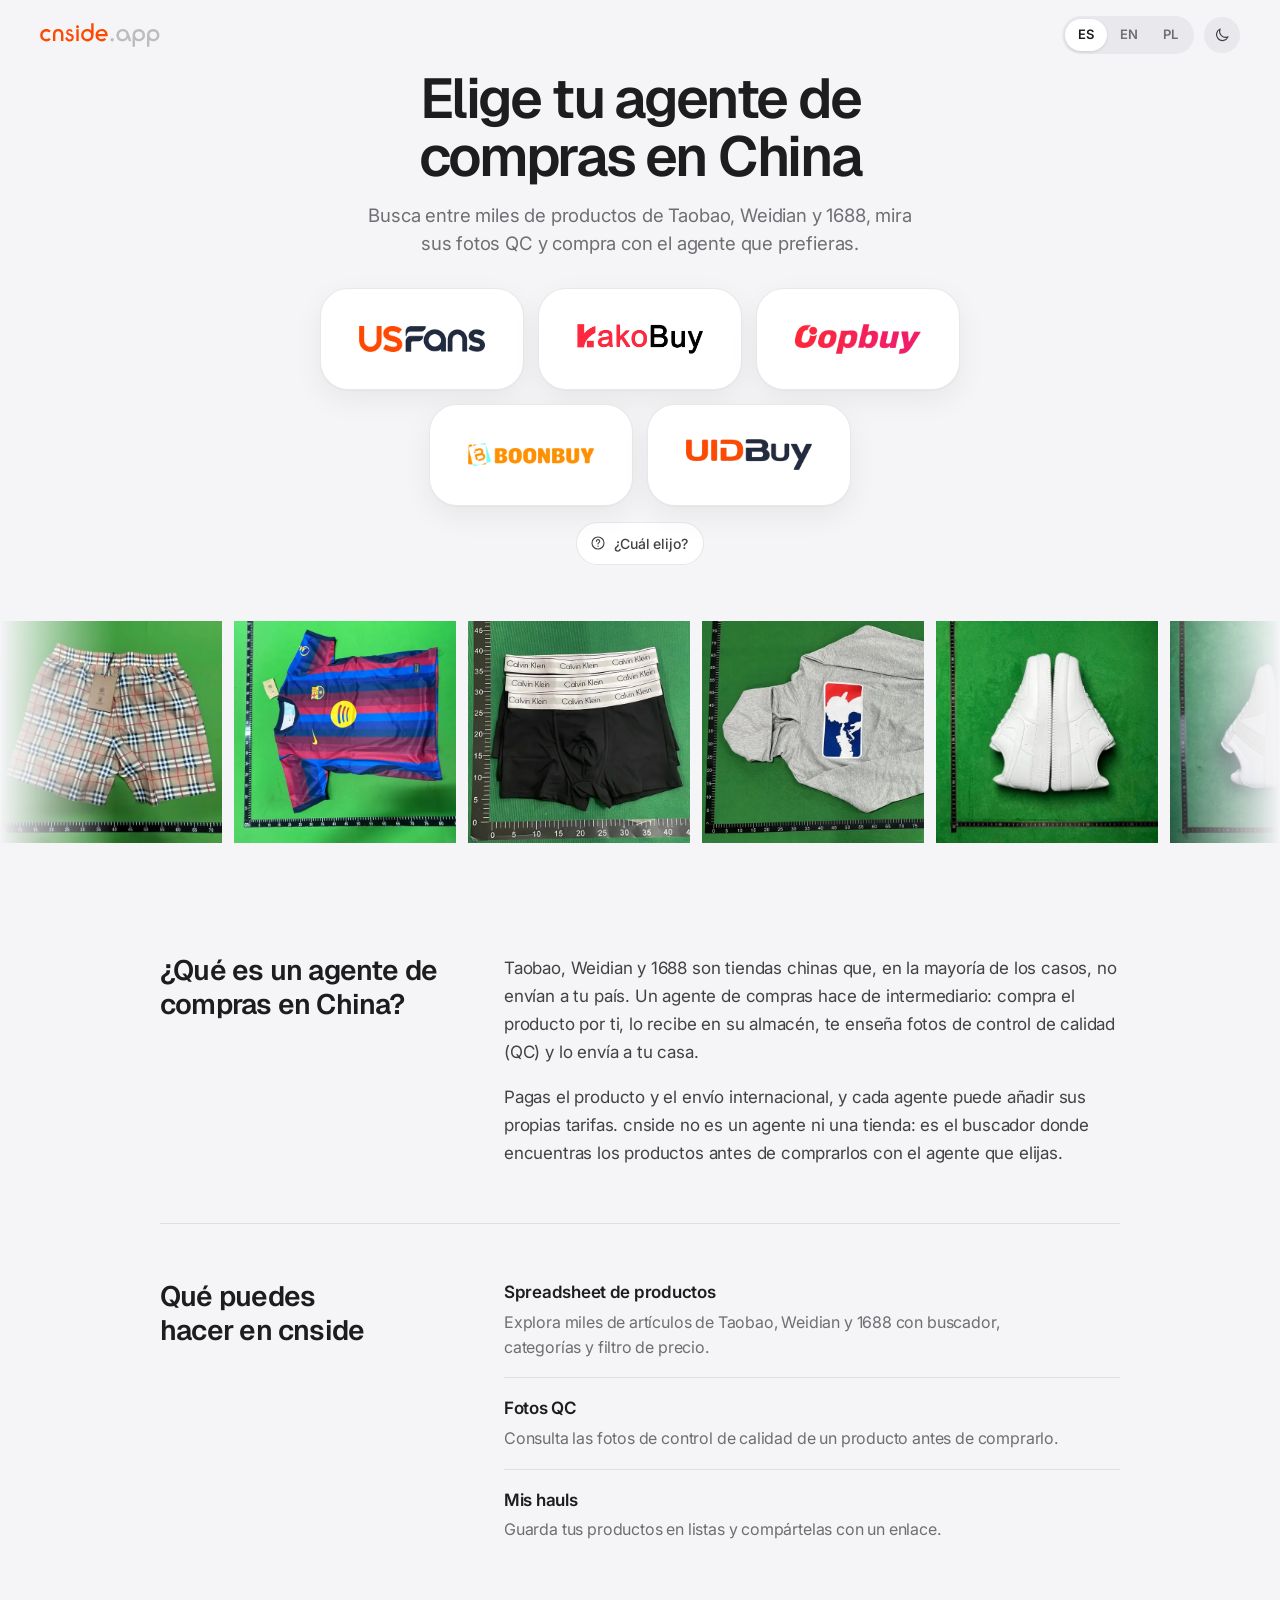
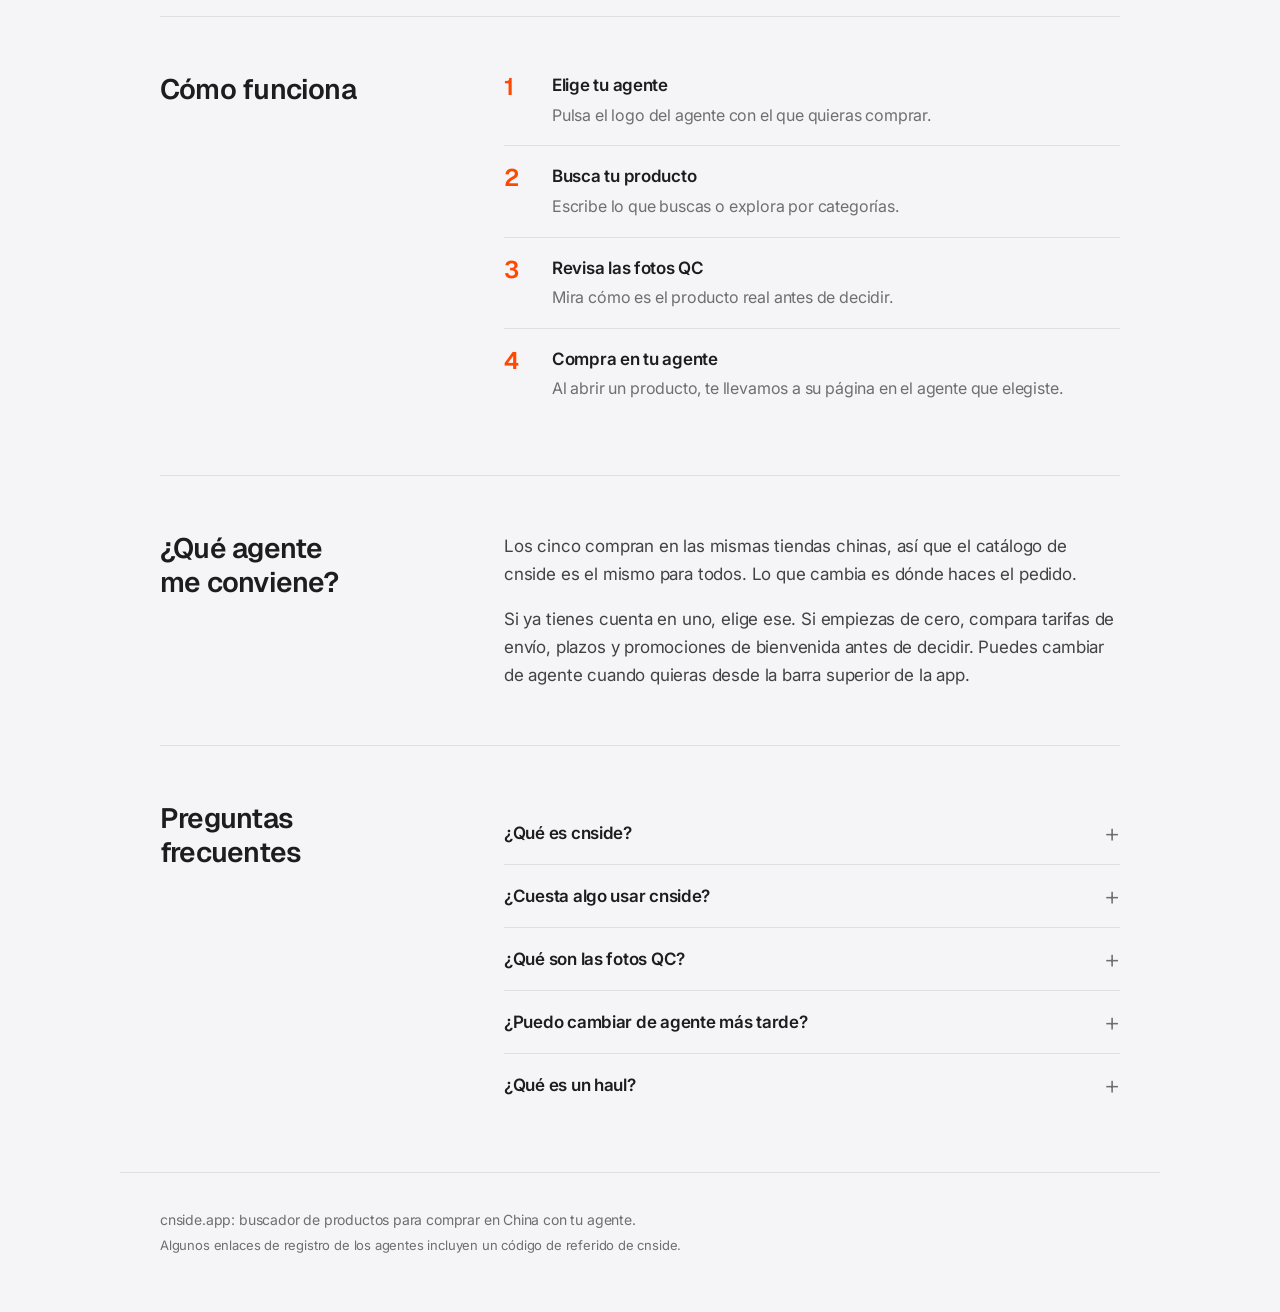
<file: index.html>
<!doctype html>
<html lang="es">
<head>
  <meta charset="utf-8">
  <meta name="robots" content="noindex, nofollow">
  <meta name="viewport" content="width=device-width, initial-scale=1, viewport-fit=cover">
  <title>Chinaside | Agents, Spreadsheets, QC</title>
  <meta name="description" content="Busca productos de Taobao, Weidian y 1688 con fotos QC y compra con USFans, KakoBuy, OopBuy, BoonBuy o UIDBuy. Elige tu agente y empieza.">
  <link rel="canonical" href="https://cnside.app/">
  <link rel="alternate" hreflang="es" href="https://cnside.app/">
  <link rel="alternate" hreflang="en" href="https://cnside.app/en/">
  <link rel="alternate" hreflang="pl" href="https://cnside.app/pl/">
  <link rel="alternate" hreflang="x-default" href="https://cnside.app/">
  <meta property="og:type" content="website">
  <meta property="og:site_name" content="Chinaside">
  <meta property="og:title" content="Chinaside | Agents, Spreadsheets, QC">
  <meta property="og:description" content="Busca productos de Taobao, Weidian y 1688 con fotos QC y compra con USFans, KakoBuy, OopBuy, BoonBuy o UIDBuy. Elige tu agente y empieza.">
  <meta property="og:url" content="https://cnside.app/">
  <meta property="og:image" content="https://cnside.app/og-image.png">
  <meta property="og:image:width" content="1200">
  <meta property="og:image:height" content="630">
  <meta property="og:locale" content="es_ES">
  <meta property="og:locale:alternate" content="en_GB">
  <meta property="og:locale:alternate" content="pl_PL">
  <meta name="twitter:card" content="summary_large_image">
  <meta name="twitter:title" content="Chinaside | Agents, Spreadsheets, QC">
  <meta name="twitter:description" content="Busca productos de Taobao, Weidian y 1688 con fotos QC y compra con USFans, KakoBuy, OopBuy, BoonBuy o UIDBuy. Elige tu agente y empieza.">
  <meta name="twitter:image" content="https://cnside.app/og-image.png">
  <script type="application/ld+json">{"@context": "https://schema.org", "@type": "WebSite", "name": "Chinaside", "alternateName": "cnside.app", "url": "https://cnside.app/", "inLanguage": "es", "description": "Busca productos de Taobao, Weidian y 1688 con fotos QC y compra con USFans, KakoBuy, OopBuy, BoonBuy o UIDBuy. Elige tu agente y empieza."}</script>
  <script type="application/ld+json">{"@context": "https://schema.org", "@type": "FAQPage", "mainEntity": [{"@type": "Question", "name": "¿Qué es cnside?", "acceptedAnswer": {"@type": "Answer", "text": "Es un buscador de productos de Taobao, Weidian y 1688 con fotos QC y listas de compra (hauls). Te lleva a la página del producto en el agente que elijas."}}, {"@type": "Question", "name": "¿Cuesta algo usar cnside?", "acceptedAnswer": {"@type": "Answer", "text": "No. Pagas al agente que elijas por tus compras y envíos, nunca a cnside."}}, {"@type": "Question", "name": "¿Qué son las fotos QC?", "acceptedAnswer": {"@type": "Answer", "text": "QC viene de «quality check»: son las fotos que hace el agente de tu producto en su almacén antes de enviarlo, para que compruebes que está bien."}}, {"@type": "Question", "name": "¿Puedo cambiar de agente más tarde?", "acceptedAnswer": {"@type": "Answer", "text": "Sí. En la app, el selector de la barra superior cambia de agente al instante y los enlaces de los productos pasan al nuevo."}}, {"@type": "Question", "name": "¿Qué es un haul?", "acceptedAnswer": {"@type": "Answer", "text": "Un haul es una lista de productos que quieres comprar juntos. En cnside puedes guardarlos y compartirlos con un enlace."}}]}</script>
  <meta name="theme-color" content="#f5f5f7" id="themeColor">
  <link rel="manifest" href="/manifest.webmanifest">
  <script>
    // Quien ya eligió agente entra directo en la app (el robot de Google no guarda nada, así que siempre ve esta portada).
    // Con ?inicio se ve la portada aunque ya haya elegido. Los enlaces antiguos ?haul= y ?edit= van siempre a la app.
    (function () {
      try {
        var q = location.search, app = '/app/';
        if (/[?&](haul|edit)=/.test(q)) { location.replace(app + q + location.hash); return; }
        if (/[?&]inicio/.test(q) || !localStorage.getItem('agent')) return;
        if (location.pathname.indexOf('/en/') !== 0 && location.pathname.indexOf('/pl/') !== 0) {
          var l = localStorage.getItem('lang');
          if (l === 'en' || l === 'pl') app = '/' + l + '/app/';
        }
        location.replace(app + q + location.hash);
      } catch (e) {}
    })();
    // Mismo tema que la app: claro por defecto, oscuro solo si el usuario lo eligió
    try { if (localStorage.getItem('theme') === 'dark') document.documentElement.dataset.theme = 'dark'; } catch (e) {}
  </script>
  <link rel="icon" href="/favicon.ico?v=2" sizes="48x48">
  <link rel="icon" href="/favicon-32.png?v=2" type="image/png" sizes="32x32">
  <link rel="icon" href="/icon-192.png?v=2" type="image/png" sizes="192x192">
  <link rel="apple-touch-icon" href="/apple-touch-icon.png?v=2">
  <link rel="preconnect" href="https://fonts.googleapis.com">
  <link rel="preconnect" href="https://fonts.gstatic.com" crossorigin>
  <link rel="stylesheet" href="https://fonts.googleapis.com/css2?family=Geist:wght@500;600;700&family=Inter:wght@400;500;600&display=swap">
  <link rel="stylesheet" href="/landing.css?v=8">
  <script src="/landing.js?v=3" defer></script>
  
</head>
<body data-app="/app/">
  <a class="skip" href="#guia">Ir al contenido</a>
  <section class="hero">
    <header class="bar">
      <a class="brand" href="/" aria-label="cnside.app"><svg class="logo" viewBox="-3.0 -3.0 1859.5 373.1" role="img" aria-label="cnside.app" xmlns="http://www.w3.org/2000/svg"><path class="logo-name" d="M165.16 255.01 139.38 229.24C126.88 240.95 113.21 246.42 96.42 246.42C62.05 246.42 37.84 222.99 37.84 186.67C37.84 152.69 62.83 127.3 96.42 127.3C112.82 127.3 126.1 132.77 138.99 144.88L165.16 118.32C143.68 99.18 121.42 89.81 96.42 89.81C70.65 89.81 46.43 99.96 28.08 118.32C9.72 136.68 -0.04 160.89 -0.04 186.67C-0.04 212.44 9.72 236.66 28.08 255.01C46.43 273.37 70.25 283.52 96.42 283.52C121.81 283.52 143.68 274.15 165.16 255.01ZM236.24 278.45V178.07C236.24 144.49 251.47 126.91 279.59 126.91C308.1 126.91 323.72 144.49 323.72 178.07V278.45H361.21V177.68C361.21 119.1 333.88 89.81 279.98 89.81C226.47 89.81 198.75 119.49 198.75 177.68V278.45ZM386.6 229.63C397.93 264.78 422.53 283.52 456.12 283.52C496.34 283.52 522.51 257.75 522.51 221.03C522.51 201.9 515.87 187.84 501.81 176.12C492.44 168.7 477.99 164.8 460.02 158.55C444.01 153.08 435.81 148 435.81 135.9C435.81 125.35 444.01 116.76 454.95 116.76C466.27 116.76 472.52 123.01 480.33 137.07L506.5 123.4C495.56 101.14 479.55 89.81 457.29 89.81C426.04 89.81 404.95 110.9 404.95 139.02C404.95 165.19 421.36 180.42 453.77 192.13C476.82 200.34 488.53 207.37 488.53 224.94C488.53 240.95 476.82 251.89 458.46 251.89C439.32 251.89 427.61 239.78 417.84 214.01ZM561.96 278.45H599.06V95.28H561.96ZM557.66 55.44C557.66 68.33 567.42 78.48 580.31 78.48C593.2 78.48 603.35 68.33 603.35 55.44C603.35 42.55 593.2 32.4 580.31 32.4C567.42 32.4 557.66 42.55 557.66 55.44ZM793.16 115.2C774.8 98.79 754.11 91.37 729.89 91.37C704.51 91.37 683.42 99.96 665.45 117.93C647.1 136.29 636.94 160.5 636.94 186.28C636.94 212.05 647.1 236.66 665.45 255.01C683.81 273.37 708.02 283.13 733.8 283.13C770.12 283.13 799.8 267.9 814.25 243.3C826.75 221.82 830.65 193.31 830.65 155.03V-0.02H793.16ZM791.21 188.62C791.21 222.21 766.6 246.03 732.23 246.03C697.09 246.03 673.65 221.82 673.65 186.67C673.65 151.91 698.65 126.91 732.23 126.91C765.82 126.91 791.21 152.3 791.21 188.62ZM899.78 169.48C906.42 139.8 930.24 121.44 956.8 121.44C985.31 121.44 1004.84 138.63 1009.91 169.48ZM1025.54 255.01 999.76 229.24C987.26 240.95 973.59 246.42 956.8 246.42C927.12 246.42 906.42 229.24 901.73 202.29H1049.75C1049.75 199.16 1050.14 196.43 1050.14 193.31C1050.14 128.87 1013.43 89.81 958.75 89.81C902.51 89.81 860.33 133.16 860.33 186.67C860.33 212.44 870.1 236.66 888.45 255.01C906.81 273.37 930.63 283.52 956.8 283.52C982.19 283.52 1004.06 274.15 1025.54 255.01Z"/><path class="logo-ext" d="M1092.71 257.36C1092.71 272.2 1104.43 283.91 1118.88 283.91C1133.33 283.91 1145.44 272.2 1145.44 257.36C1145.44 242.91 1133.33 230.8 1118.88 230.8C1104.43 230.8 1092.71 242.91 1092.71 257.36ZM1283.69 126.13C1316.5 126.13 1341.88 151.91 1341.88 187.06C1341.88 222.6 1317.67 246.42 1281.74 246.42C1247.37 246.42 1223.15 222.6 1223.15 189.01C1223.15 151.52 1250.1 126.13 1283.69 126.13ZM1363.75 235.88 1378.2 278.84H1417.26L1381.72 172.61C1374.69 151.13 1368.05 131.99 1352.43 116.37C1334.46 98.79 1312.2 89.81 1284.86 89.81C1227.06 89.81 1184.88 132.77 1184.88 186.67C1184.88 242.91 1224.72 283.52 1281.74 283.52C1318.06 283.52 1346.57 267.12 1363.75 235.88ZM1474.28 184.32C1474.28 150.74 1498.49 127.3 1532.86 127.3C1568.01 127.3 1591.44 151.52 1591.44 186.67C1591.44 221.43 1566.45 246.42 1532.86 246.42C1499.27 246.42 1474.28 220.64 1474.28 184.32ZM1473.5 257.75C1491.85 274.15 1512.16 281.96 1536.37 281.96C1561.76 281.96 1583.24 272.98 1601.21 255.01C1619.56 236.66 1629.33 212.44 1629.33 186.67C1629.33 160.89 1619.56 136.68 1601.21 118.32C1582.85 99.96 1558.25 89.81 1532.47 89.81C1496.15 89.81 1466.86 105.43 1452.41 130.04C1439.91 151.52 1436 180.03 1436 218.3V367.1H1473.5ZM1698.45 184.32C1698.45 150.74 1722.67 127.3 1757.03 127.3C1792.18 127.3 1815.62 151.52 1815.62 186.67C1815.62 221.43 1790.62 246.42 1757.03 246.42C1723.45 246.42 1698.45 220.64 1698.45 184.32ZM1697.67 257.75C1716.03 274.15 1736.34 281.96 1760.55 281.96C1785.94 281.96 1807.42 272.98 1825.38 255.01C1843.74 236.66 1853.5 212.44 1853.5 186.67C1853.5 160.89 1843.74 136.68 1825.38 118.32C1807.02 99.96 1782.42 89.81 1756.64 89.81C1720.32 89.81 1691.03 105.43 1676.58 130.04C1664.08 151.52 1660.18 180.03 1660.18 218.3V367.1H1697.67Z"/></svg></a>
      <div class="bar-end">
        <nav class="langs" aria-label="Idioma"><a href="/" hreflang="es" lang="es" aria-current="page">ES</a><a href="/en/" hreflang="en" lang="en">EN</a><a href="/pl/" hreflang="pl" lang="pl">PL</a></nav>
        <button class="theme" id="themeToggle" type="button" aria-label="Cambiar tema claro u oscuro"><svg class="ico-moon" viewBox="0 0 24 24" width="18" height="18" aria-hidden="true"><path d="M20 14.5A8 8 0 0 1 9.5 4a8 8 0 1 0 10.5 10.5z" fill="none" stroke="currentColor" stroke-width="1.6" stroke-linejoin="round"/></svg><svg class="ico-sun" viewBox="0 0 24 24" width="18" height="18" aria-hidden="true"><circle cx="12" cy="12" r="4" fill="none" stroke="currentColor" stroke-width="1.6"/><path d="M12 2.5v2.2M12 19.3v2.2M4.6 4.6l1.6 1.6M17.8 17.8l1.6 1.6M2.5 12h2.2M19.3 12h2.2M4.6 19.4l1.6-1.6M17.8 6.2l1.6-1.6" stroke="currentColor" stroke-width="1.6" stroke-linecap="round"/></svg></button>
      </div>
    </header>
    <main class="pick">
      <h1>Elige tu agente de compras en China</h1>
      <p class="sub">Busca entre miles de productos de Taobao, Weidian y 1688, mira sus fotos QC y compra con el agente que prefieras.</p>
      <ul class="agents" aria-label="Agentes de compras">
        <li><a class="agent" href="/app/?agent=usfans" data-agent="usfans" aria-label="Entrar en cnside con USFans"><img src="/agents/wordmark-usfans.webp" alt="USFans" width="360" height="80" decoding="async"></a></li>
        <li><a class="agent" href="/app/?agent=kakobuy" data-agent="kakobuy" aria-label="Entrar en cnside con KakoBuy"><img src="/agents/wordmark-kakobuy.webp" alt="KakoBuy" width="360" height="80" decoding="async"></a></li>
        <li><a class="agent" href="/app/?agent=oopbuy" data-agent="oopbuy" aria-label="Entrar en cnside con OopBuy"><img src="/agents/wordmark-oopbuy.webp" alt="OopBuy" width="360" height="80" decoding="async"></a></li>
        <li><a class="agent" href="/app/?agent=boonbuy" data-agent="boonbuy" aria-label="Entrar en cnside con BoonBuy"><img src="/agents/wordmark-boonbuy.webp" alt="BoonBuy" width="360" height="80" decoding="async"></a></li>
        <li><a class="agent" href="/app/?agent=uidbuy" data-agent="uidbuy" aria-label="Entrar en cnside con UIDBuy"><img src="/agents/wordmark-uidbuy.webp" alt="UIDBuy" width="360" height="80" decoding="async"></a></li>
      </ul>
      <a class="help" href="#guia"><svg viewBox="0 0 24 24" width="16" height="16" aria-hidden="true"><circle cx="12" cy="12" r="9" fill="none" stroke="currentColor" stroke-width="1.7"/><path d="M9.6 9.5a2.5 2.5 0 1 1 3.6 2.2c-.8.4-1.2.9-1.2 1.8" fill="none" stroke="currentColor" stroke-width="1.7" stroke-linecap="round"/><circle cx="12" cy="16.8" r="1" fill="currentColor"/></svg><span>¿Cuál elijo?</span></a>
    </main>
    <div class="reel" aria-hidden="true"><div class="reel-track"><div class="reel-set"><img src="/qc/qc-001.webp" alt="" width="600" height="600" decoding="async"><img src="/qc/qc-004.webp" alt="" width="600" height="600" decoding="async"><img src="/qc/qc-003.webp" alt="" width="600" height="600" decoding="async"><img src="/qc/qc-006.webp" alt="" width="600" height="600" decoding="async"><img src="/qc/qc-002.webp" alt="" width="600" height="600" decoding="async"><img src="/qc/qc-007.webp" alt="" width="600" height="600" decoding="async"><img src="/qc/qc-005.webp" alt="" width="600" height="600" decoding="async"><img src="/qc/qc-010.webp" alt="" width="600" height="600" decoding="async"><img src="/qc/qc-011.webp" alt="" width="600" height="600" decoding="async"><img src="/qc/qc-009.webp" alt="" width="600" height="600" decoding="async"><img src="/qc/qc-008.webp" alt="" width="600" height="600" decoding="async"></div><div class="reel-set"><img src="/qc/qc-001.webp" alt="" width="600" height="600" decoding="async"><img src="/qc/qc-004.webp" alt="" width="600" height="600" decoding="async"><img src="/qc/qc-003.webp" alt="" width="600" height="600" decoding="async"><img src="/qc/qc-006.webp" alt="" width="600" height="600" decoding="async"><img src="/qc/qc-002.webp" alt="" width="600" height="600" decoding="async"><img src="/qc/qc-007.webp" alt="" width="600" height="600" decoding="async"><img src="/qc/qc-005.webp" alt="" width="600" height="600" decoding="async"><img src="/qc/qc-010.webp" alt="" width="600" height="600" decoding="async"><img src="/qc/qc-011.webp" alt="" width="600" height="600" decoding="async"><img src="/qc/qc-009.webp" alt="" width="600" height="600" decoding="async"><img src="/qc/qc-008.webp" alt="" width="600" height="600" decoding="async"></div></div></div>
  </section>

  <div class="guide" id="guia">
    <section class="block">
      <h2>¿Qué es un agente de compras en China?</h2>
      <div class="prose"><p>Taobao, Weidian y 1688 son tiendas chinas que, en la mayoría de los casos, no envían a tu país. Un agente de compras hace de intermediario: compra el producto por ti, lo recibe en su almacén, te enseña fotos de control de calidad (QC) y lo envía a tu casa.</p><p>Pagas el producto y el envío internacional, y cada agente puede añadir sus propias tarifas. cnside no es un agente ni una tienda: es el buscador donde encuentras los productos antes de comprarlos con el agente que elijas.</p></div>
    </section>
    <section class="block">
      <h2>Qué puedes hacer en cnside</h2>
      <dl class="find"><div><dt>Spreadsheet de productos</dt><dd>Explora miles de artículos de Taobao, Weidian y 1688 con buscador, categorías y filtro de precio.</dd></div><div><dt>Fotos QC</dt><dd>Consulta las fotos de control de calidad de un producto antes de comprarlo.</dd></div><div><dt>Mis hauls</dt><dd>Guarda tus productos en listas y compártelas con un enlace.</dd></div></dl>
    </section>
    <section class="block">
      <h2>Cómo funciona</h2>
      <ol class="steps"><li><b>Elige tu agente</b><span>Pulsa el logo del agente con el que quieras comprar.</span></li><li><b>Busca tu producto</b><span>Escribe lo que buscas o explora por categorías.</span></li><li><b>Revisa las fotos QC</b><span>Mira cómo es el producto real antes de decidir.</span></li><li><b>Compra en tu agente</b><span>Al abrir un producto, te llevamos a su página en el agente que elegiste.</span></li></ol>
    </section>
    <section class="block">
      <h2>¿Qué agente me conviene?</h2>
      <div class="prose"><p>Los cinco compran en las mismas tiendas chinas, así que el catálogo de cnside es el mismo para todos. Lo que cambia es dónde haces el pedido.</p><p>Si ya tienes cuenta en uno, elige ese. Si empiezas de cero, compara tarifas de envío, plazos y promociones de bienvenida antes de decidir. Puedes cambiar de agente cuando quieras desde la barra superior de la app.</p></div>
    </section>
    <section class="block">
      <h2>Preguntas frecuentes</h2>
      <div class="faq"><details><summary>¿Qué es cnside?</summary><p>Es un buscador de productos de Taobao, Weidian y 1688 con fotos QC y listas de compra (hauls). Te lleva a la página del producto en el agente que elijas.</p></details><details><summary>¿Cuesta algo usar cnside?</summary><p>No. Pagas al agente que elijas por tus compras y envíos, nunca a cnside.</p></details><details><summary>¿Qué son las fotos QC?</summary><p>QC viene de «quality check»: son las fotos que hace el agente de tu producto en su almacén antes de enviarlo, para que compruebes que está bien.</p></details><details><summary>¿Puedo cambiar de agente más tarde?</summary><p>Sí. En la app, el selector de la barra superior cambia de agente al instante y los enlaces de los productos pasan al nuevo.</p></details><details><summary>¿Qué es un haul?</summary><p>Un haul es una lista de productos que quieres comprar juntos. En cnside puedes guardarlos y compartirlos con un enlace.</p></details></div>
    </section>
  </div>

  <footer class="foot">
    <p>cnside.app: buscador de productos para comprar en China con tu agente.</p>
    <p class="note">Algunos enlaces de registro de los agentes incluyen un código de referido de cnside.</p>
  </footer>
</body>
</html>
</file>
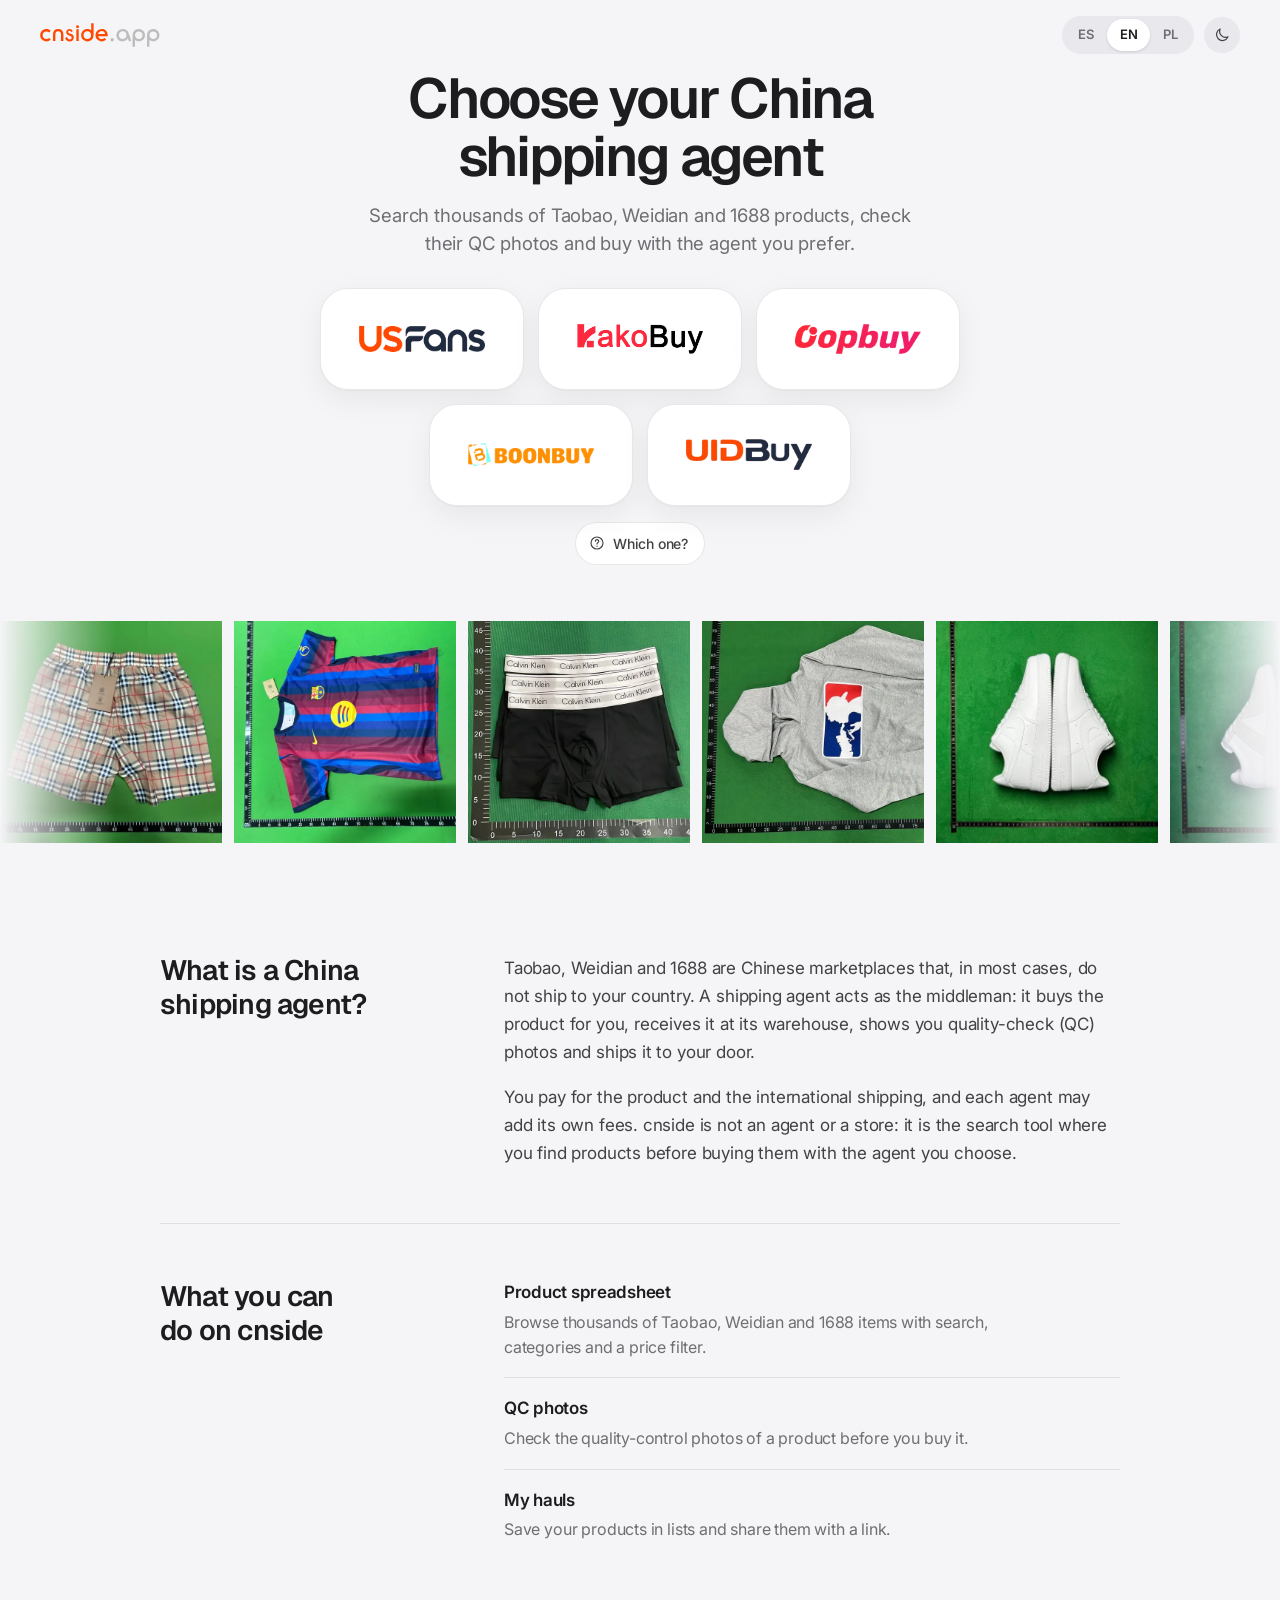
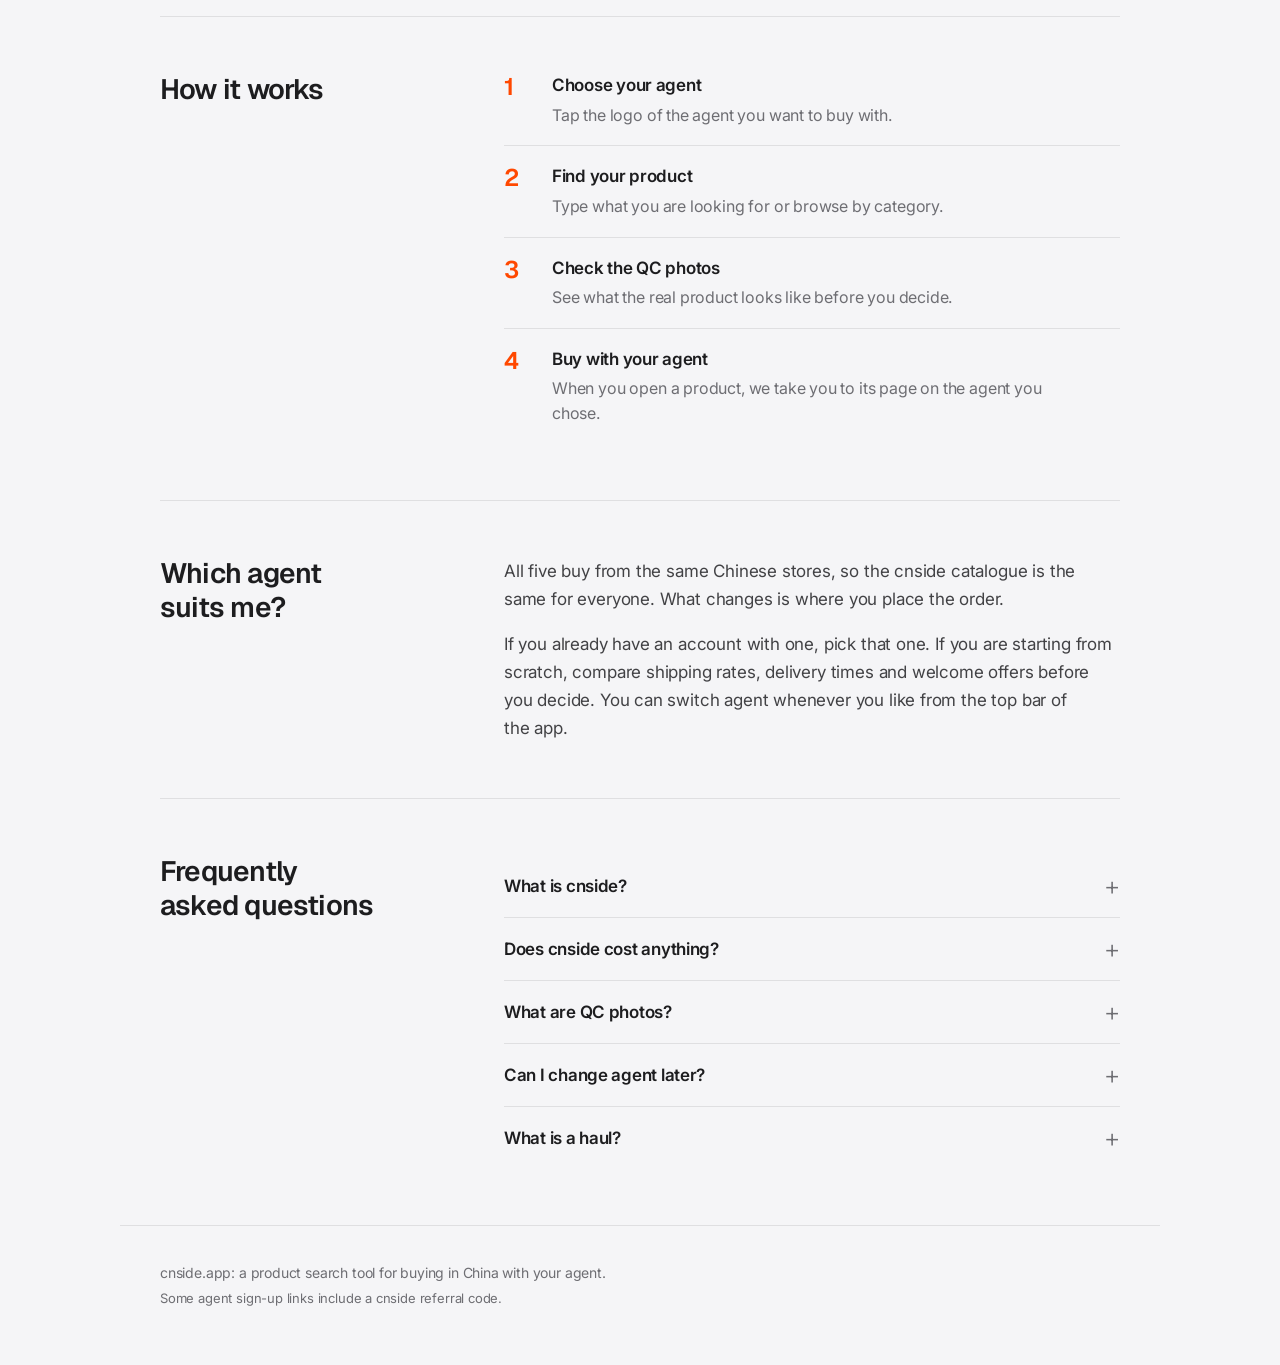
<file: en/index.html>
<!doctype html>
<html lang="en">
<head>
  <meta charset="utf-8">
  <meta name="robots" content="noindex, nofollow">
  <meta name="viewport" content="width=device-width, initial-scale=1, viewport-fit=cover">
  <title>Chinaside | Agents, Spreadsheets, QC</title>
  <meta name="description" content="Search Taobao, Weidian and 1688 products with QC photos and buy with USFans, KakoBuy, OopBuy, BoonBuy or UIDBuy. Pick your agent and start.">
  <link rel="canonical" href="https://cnside.app/en/">
  <link rel="alternate" hreflang="es" href="https://cnside.app/">
  <link rel="alternate" hreflang="en" href="https://cnside.app/en/">
  <link rel="alternate" hreflang="pl" href="https://cnside.app/pl/">
  <link rel="alternate" hreflang="x-default" href="https://cnside.app/">
  <meta property="og:type" content="website">
  <meta property="og:site_name" content="Chinaside">
  <meta property="og:title" content="Chinaside | Agents, Spreadsheets, QC">
  <meta property="og:description" content="Search Taobao, Weidian and 1688 products with QC photos and buy with USFans, KakoBuy, OopBuy, BoonBuy or UIDBuy. Pick your agent and start.">
  <meta property="og:url" content="https://cnside.app/en/">
  <meta property="og:image" content="https://cnside.app/og-image.png">
  <meta property="og:image:width" content="1200">
  <meta property="og:image:height" content="630">
  <meta property="og:locale" content="en_GB">
  <meta property="og:locale:alternate" content="es_ES">
  <meta property="og:locale:alternate" content="pl_PL">
  <meta name="twitter:card" content="summary_large_image">
  <meta name="twitter:title" content="Chinaside | Agents, Spreadsheets, QC">
  <meta name="twitter:description" content="Search Taobao, Weidian and 1688 products with QC photos and buy with USFans, KakoBuy, OopBuy, BoonBuy or UIDBuy. Pick your agent and start.">
  <meta name="twitter:image" content="https://cnside.app/og-image.png">
  <script type="application/ld+json">{"@context": "https://schema.org", "@type": "WebSite", "name": "Chinaside", "alternateName": "cnside.app", "url": "https://cnside.app/en/", "inLanguage": "en", "description": "Search Taobao, Weidian and 1688 products with QC photos and buy with USFans, KakoBuy, OopBuy, BoonBuy or UIDBuy. Pick your agent and start."}</script>
  <script type="application/ld+json">{"@context": "https://schema.org", "@type": "FAQPage", "mainEntity": [{"@type": "Question", "name": "What is cnside?", "acceptedAnswer": {"@type": "Answer", "text": "It is a search tool for Taobao, Weidian and 1688 products with QC photos and shopping lists (hauls). It takes you to the product page on the agent you choose."}}, {"@type": "Question", "name": "Does cnside cost anything?", "acceptedAnswer": {"@type": "Answer", "text": "No. You pay the agent you choose for your purchases and shipping, never cnside."}}, {"@type": "Question", "name": "What are QC photos?", "acceptedAnswer": {"@type": "Answer", "text": "QC stands for quality check: the photos the agent takes of your item at its warehouse before shipping, so you can make sure it is right."}}, {"@type": "Question", "name": "Can I change agent later?", "acceptedAnswer": {"@type": "Answer", "text": "Yes. In the app, the selector in the top bar switches agent instantly and the product links move to the new one."}}, {"@type": "Question", "name": "What is a haul?", "acceptedAnswer": {"@type": "Answer", "text": "A haul is a list of products you want to buy together. On cnside you can save them and share them with a link."}}]}</script>
  <meta name="theme-color" content="#f5f5f7" id="themeColor">
  <link rel="manifest" href="/manifest.webmanifest">
  <script>
    // Quien ya eligió agente entra directo en la app (el robot de Google no guarda nada, así que siempre ve esta portada).
    // Con ?inicio se ve la portada aunque ya haya elegido. Los enlaces antiguos ?haul= y ?edit= van siempre a la app.
    (function () {
      try {
        var q = location.search, app = '/en/app/';
        if (/[?&](haul|edit)=/.test(q)) { location.replace(app + q + location.hash); return; }
        if (/[?&]inicio/.test(q) || !localStorage.getItem('agent')) return;
        if (location.pathname.indexOf('/en/') !== 0 && location.pathname.indexOf('/pl/') !== 0) {
          var l = localStorage.getItem('lang');
          if (l === 'en' || l === 'pl') app = '/' + l + '/app/';
        }
        location.replace(app + q + location.hash);
      } catch (e) {}
    })();
    // Mismo tema que la app: claro por defecto, oscuro solo si el usuario lo eligió
    try { if (localStorage.getItem('theme') === 'dark') document.documentElement.dataset.theme = 'dark'; } catch (e) {}
  </script>
  <link rel="icon" href="/favicon.ico?v=2" sizes="48x48">
  <link rel="icon" href="/favicon-32.png?v=2" type="image/png" sizes="32x32">
  <link rel="icon" href="/icon-192.png?v=2" type="image/png" sizes="192x192">
  <link rel="apple-touch-icon" href="/apple-touch-icon.png?v=2">
  <link rel="preconnect" href="https://fonts.googleapis.com">
  <link rel="preconnect" href="https://fonts.gstatic.com" crossorigin>
  <link rel="stylesheet" href="https://fonts.googleapis.com/css2?family=Geist:wght@500;600;700&family=Inter:wght@400;500;600&display=swap">
  <link rel="stylesheet" href="/landing.css?v=8">
  <script src="/landing.js?v=3" defer></script>
  
</head>
<body data-app="/en/app/">
  <a class="skip" href="#guia">Skip to content</a>
  <section class="hero">
    <header class="bar">
      <a class="brand" href="/en/" aria-label="cnside.app"><svg class="logo" viewBox="-3.0 -3.0 1859.5 373.1" role="img" aria-label="cnside.app" xmlns="http://www.w3.org/2000/svg"><path class="logo-name" d="M165.16 255.01 139.38 229.24C126.88 240.95 113.21 246.42 96.42 246.42C62.05 246.42 37.84 222.99 37.84 186.67C37.84 152.69 62.83 127.3 96.42 127.3C112.82 127.3 126.1 132.77 138.99 144.88L165.16 118.32C143.68 99.18 121.42 89.81 96.42 89.81C70.65 89.81 46.43 99.96 28.08 118.32C9.72 136.68 -0.04 160.89 -0.04 186.67C-0.04 212.44 9.72 236.66 28.08 255.01C46.43 273.37 70.25 283.52 96.42 283.52C121.81 283.52 143.68 274.15 165.16 255.01ZM236.24 278.45V178.07C236.24 144.49 251.47 126.91 279.59 126.91C308.1 126.91 323.72 144.49 323.72 178.07V278.45H361.21V177.68C361.21 119.1 333.88 89.81 279.98 89.81C226.47 89.81 198.75 119.49 198.75 177.68V278.45ZM386.6 229.63C397.93 264.78 422.53 283.52 456.12 283.52C496.34 283.52 522.51 257.75 522.51 221.03C522.51 201.9 515.87 187.84 501.81 176.12C492.44 168.7 477.99 164.8 460.02 158.55C444.01 153.08 435.81 148 435.81 135.9C435.81 125.35 444.01 116.76 454.95 116.76C466.27 116.76 472.52 123.01 480.33 137.07L506.5 123.4C495.56 101.14 479.55 89.81 457.29 89.81C426.04 89.81 404.95 110.9 404.95 139.02C404.95 165.19 421.36 180.42 453.77 192.13C476.82 200.34 488.53 207.37 488.53 224.94C488.53 240.95 476.82 251.89 458.46 251.89C439.32 251.89 427.61 239.78 417.84 214.01ZM561.96 278.45H599.06V95.28H561.96ZM557.66 55.44C557.66 68.33 567.42 78.48 580.31 78.48C593.2 78.48 603.35 68.33 603.35 55.44C603.35 42.55 593.2 32.4 580.31 32.4C567.42 32.4 557.66 42.55 557.66 55.44ZM793.16 115.2C774.8 98.79 754.11 91.37 729.89 91.37C704.51 91.37 683.42 99.96 665.45 117.93C647.1 136.29 636.94 160.5 636.94 186.28C636.94 212.05 647.1 236.66 665.45 255.01C683.81 273.37 708.02 283.13 733.8 283.13C770.12 283.13 799.8 267.9 814.25 243.3C826.75 221.82 830.65 193.31 830.65 155.03V-0.02H793.16ZM791.21 188.62C791.21 222.21 766.6 246.03 732.23 246.03C697.09 246.03 673.65 221.82 673.65 186.67C673.65 151.91 698.65 126.91 732.23 126.91C765.82 126.91 791.21 152.3 791.21 188.62ZM899.78 169.48C906.42 139.8 930.24 121.44 956.8 121.44C985.31 121.44 1004.84 138.63 1009.91 169.48ZM1025.54 255.01 999.76 229.24C987.26 240.95 973.59 246.42 956.8 246.42C927.12 246.42 906.42 229.24 901.73 202.29H1049.75C1049.75 199.16 1050.14 196.43 1050.14 193.31C1050.14 128.87 1013.43 89.81 958.75 89.81C902.51 89.81 860.33 133.16 860.33 186.67C860.33 212.44 870.1 236.66 888.45 255.01C906.81 273.37 930.63 283.52 956.8 283.52C982.19 283.52 1004.06 274.15 1025.54 255.01Z"/><path class="logo-ext" d="M1092.71 257.36C1092.71 272.2 1104.43 283.91 1118.88 283.91C1133.33 283.91 1145.44 272.2 1145.44 257.36C1145.44 242.91 1133.33 230.8 1118.88 230.8C1104.43 230.8 1092.71 242.91 1092.71 257.36ZM1283.69 126.13C1316.5 126.13 1341.88 151.91 1341.88 187.06C1341.88 222.6 1317.67 246.42 1281.74 246.42C1247.37 246.42 1223.15 222.6 1223.15 189.01C1223.15 151.52 1250.1 126.13 1283.69 126.13ZM1363.75 235.88 1378.2 278.84H1417.26L1381.72 172.61C1374.69 151.13 1368.05 131.99 1352.43 116.37C1334.46 98.79 1312.2 89.81 1284.86 89.81C1227.06 89.81 1184.88 132.77 1184.88 186.67C1184.88 242.91 1224.72 283.52 1281.74 283.52C1318.06 283.52 1346.57 267.12 1363.75 235.88ZM1474.28 184.32C1474.28 150.74 1498.49 127.3 1532.86 127.3C1568.01 127.3 1591.44 151.52 1591.44 186.67C1591.44 221.43 1566.45 246.42 1532.86 246.42C1499.27 246.42 1474.28 220.64 1474.28 184.32ZM1473.5 257.75C1491.85 274.15 1512.16 281.96 1536.37 281.96C1561.76 281.96 1583.24 272.98 1601.21 255.01C1619.56 236.66 1629.33 212.44 1629.33 186.67C1629.33 160.89 1619.56 136.68 1601.21 118.32C1582.85 99.96 1558.25 89.81 1532.47 89.81C1496.15 89.81 1466.86 105.43 1452.41 130.04C1439.91 151.52 1436 180.03 1436 218.3V367.1H1473.5ZM1698.45 184.32C1698.45 150.74 1722.67 127.3 1757.03 127.3C1792.18 127.3 1815.62 151.52 1815.62 186.67C1815.62 221.43 1790.62 246.42 1757.03 246.42C1723.45 246.42 1698.45 220.64 1698.45 184.32ZM1697.67 257.75C1716.03 274.15 1736.34 281.96 1760.55 281.96C1785.94 281.96 1807.42 272.98 1825.38 255.01C1843.74 236.66 1853.5 212.44 1853.5 186.67C1853.5 160.89 1843.74 136.68 1825.38 118.32C1807.02 99.96 1782.42 89.81 1756.64 89.81C1720.32 89.81 1691.03 105.43 1676.58 130.04C1664.08 151.52 1660.18 180.03 1660.18 218.3V367.1H1697.67Z"/></svg></a>
      <div class="bar-end">
        <nav class="langs" aria-label="Language"><a href="/" hreflang="es" lang="es">ES</a><a href="/en/" hreflang="en" lang="en" aria-current="page">EN</a><a href="/pl/" hreflang="pl" lang="pl">PL</a></nav>
        <button class="theme" id="themeToggle" type="button" aria-label="Switch between light and dark theme"><svg class="ico-moon" viewBox="0 0 24 24" width="18" height="18" aria-hidden="true"><path d="M20 14.5A8 8 0 0 1 9.5 4a8 8 0 1 0 10.5 10.5z" fill="none" stroke="currentColor" stroke-width="1.6" stroke-linejoin="round"/></svg><svg class="ico-sun" viewBox="0 0 24 24" width="18" height="18" aria-hidden="true"><circle cx="12" cy="12" r="4" fill="none" stroke="currentColor" stroke-width="1.6"/><path d="M12 2.5v2.2M12 19.3v2.2M4.6 4.6l1.6 1.6M17.8 17.8l1.6 1.6M2.5 12h2.2M19.3 12h2.2M4.6 19.4l1.6-1.6M17.8 6.2l1.6-1.6" stroke="currentColor" stroke-width="1.6" stroke-linecap="round"/></svg></button>
      </div>
    </header>
    <main class="pick">
      <h1>Choose your China shipping agent</h1>
      <p class="sub">Search thousands of Taobao, Weidian and 1688 products, check their QC photos and buy with the agent you prefer.</p>
      <ul class="agents" aria-label="Shipping agents">
        <li><a class="agent" href="/en/app/?agent=usfans" data-agent="usfans" aria-label="Enter cnside with USFans"><img src="/agents/wordmark-usfans.webp" alt="USFans" width="360" height="80" decoding="async"></a></li>
        <li><a class="agent" href="/en/app/?agent=kakobuy" data-agent="kakobuy" aria-label="Enter cnside with KakoBuy"><img src="/agents/wordmark-kakobuy.webp" alt="KakoBuy" width="360" height="80" decoding="async"></a></li>
        <li><a class="agent" href="/en/app/?agent=oopbuy" data-agent="oopbuy" aria-label="Enter cnside with OopBuy"><img src="/agents/wordmark-oopbuy.webp" alt="OopBuy" width="360" height="80" decoding="async"></a></li>
        <li><a class="agent" href="/en/app/?agent=boonbuy" data-agent="boonbuy" aria-label="Enter cnside with BoonBuy"><img src="/agents/wordmark-boonbuy.webp" alt="BoonBuy" width="360" height="80" decoding="async"></a></li>
        <li><a class="agent" href="/en/app/?agent=uidbuy" data-agent="uidbuy" aria-label="Enter cnside with UIDBuy"><img src="/agents/wordmark-uidbuy.webp" alt="UIDBuy" width="360" height="80" decoding="async"></a></li>
      </ul>
      <a class="help" href="#guia"><svg viewBox="0 0 24 24" width="16" height="16" aria-hidden="true"><circle cx="12" cy="12" r="9" fill="none" stroke="currentColor" stroke-width="1.7"/><path d="M9.6 9.5a2.5 2.5 0 1 1 3.6 2.2c-.8.4-1.2.9-1.2 1.8" fill="none" stroke="currentColor" stroke-width="1.7" stroke-linecap="round"/><circle cx="12" cy="16.8" r="1" fill="currentColor"/></svg><span>Which one?</span></a>
    </main>
    <div class="reel" aria-hidden="true"><div class="reel-track"><div class="reel-set"><img src="/qc/qc-001.webp" alt="" width="600" height="600" decoding="async"><img src="/qc/qc-004.webp" alt="" width="600" height="600" decoding="async"><img src="/qc/qc-003.webp" alt="" width="600" height="600" decoding="async"><img src="/qc/qc-006.webp" alt="" width="600" height="600" decoding="async"><img src="/qc/qc-002.webp" alt="" width="600" height="600" decoding="async"><img src="/qc/qc-007.webp" alt="" width="600" height="600" decoding="async"><img src="/qc/qc-005.webp" alt="" width="600" height="600" decoding="async"><img src="/qc/qc-010.webp" alt="" width="600" height="600" decoding="async"><img src="/qc/qc-011.webp" alt="" width="600" height="600" decoding="async"><img src="/qc/qc-009.webp" alt="" width="600" height="600" decoding="async"><img src="/qc/qc-008.webp" alt="" width="600" height="600" decoding="async"></div><div class="reel-set"><img src="/qc/qc-001.webp" alt="" width="600" height="600" decoding="async"><img src="/qc/qc-004.webp" alt="" width="600" height="600" decoding="async"><img src="/qc/qc-003.webp" alt="" width="600" height="600" decoding="async"><img src="/qc/qc-006.webp" alt="" width="600" height="600" decoding="async"><img src="/qc/qc-002.webp" alt="" width="600" height="600" decoding="async"><img src="/qc/qc-007.webp" alt="" width="600" height="600" decoding="async"><img src="/qc/qc-005.webp" alt="" width="600" height="600" decoding="async"><img src="/qc/qc-010.webp" alt="" width="600" height="600" decoding="async"><img src="/qc/qc-011.webp" alt="" width="600" height="600" decoding="async"><img src="/qc/qc-009.webp" alt="" width="600" height="600" decoding="async"><img src="/qc/qc-008.webp" alt="" width="600" height="600" decoding="async"></div></div></div>
  </section>

  <div class="guide" id="guia">
    <section class="block">
      <h2>What is a China shipping agent?</h2>
      <div class="prose"><p>Taobao, Weidian and 1688 are Chinese marketplaces that, in most cases, do not ship to your country. A shipping agent acts as the middleman: it buys the product for you, receives it at its warehouse, shows you quality-check (QC) photos and ships it to your door.</p><p>You pay for the product and the international shipping, and each agent may add its own fees. cnside is not an agent or a store: it is the search tool where you find products before buying them with the agent you choose.</p></div>
    </section>
    <section class="block">
      <h2>What you can do on cnside</h2>
      <dl class="find"><div><dt>Product spreadsheet</dt><dd>Browse thousands of Taobao, Weidian and 1688 items with search, categories and a price filter.</dd></div><div><dt>QC photos</dt><dd>Check the quality-control photos of a product before you buy it.</dd></div><div><dt>My hauls</dt><dd>Save your products in lists and share them with a link.</dd></div></dl>
    </section>
    <section class="block">
      <h2>How it works</h2>
      <ol class="steps"><li><b>Choose your agent</b><span>Tap the logo of the agent you want to buy with.</span></li><li><b>Find your product</b><span>Type what you are looking for or browse by category.</span></li><li><b>Check the QC photos</b><span>See what the real product looks like before you decide.</span></li><li><b>Buy with your agent</b><span>When you open a product, we take you to its page on the agent you chose.</span></li></ol>
    </section>
    <section class="block">
      <h2>Which agent suits me?</h2>
      <div class="prose"><p>All five buy from the same Chinese stores, so the cnside catalogue is the same for everyone. What changes is where you place the order.</p><p>If you already have an account with one, pick that one. If you are starting from scratch, compare shipping rates, delivery times and welcome offers before you decide. You can switch agent whenever you like from the top bar of the app.</p></div>
    </section>
    <section class="block">
      <h2>Frequently asked questions</h2>
      <div class="faq"><details><summary>What is cnside?</summary><p>It is a search tool for Taobao, Weidian and 1688 products with QC photos and shopping lists (hauls). It takes you to the product page on the agent you choose.</p></details><details><summary>Does cnside cost anything?</summary><p>No. You pay the agent you choose for your purchases and shipping, never cnside.</p></details><details><summary>What are QC photos?</summary><p>QC stands for quality check: the photos the agent takes of your item at its warehouse before shipping, so you can make sure it is right.</p></details><details><summary>Can I change agent later?</summary><p>Yes. In the app, the selector in the top bar switches agent instantly and the product links move to the new one.</p></details><details><summary>What is a haul?</summary><p>A haul is a list of products you want to buy together. On cnside you can save them and share them with a link.</p></details></div>
    </section>
  </div>

  <footer class="foot">
    <p>cnside.app: a product search tool for buying in China with your agent.</p>
    <p class="note">Some agent sign-up links include a cnside referral code.</p>
  </footer>
</body>
</html>
</file>
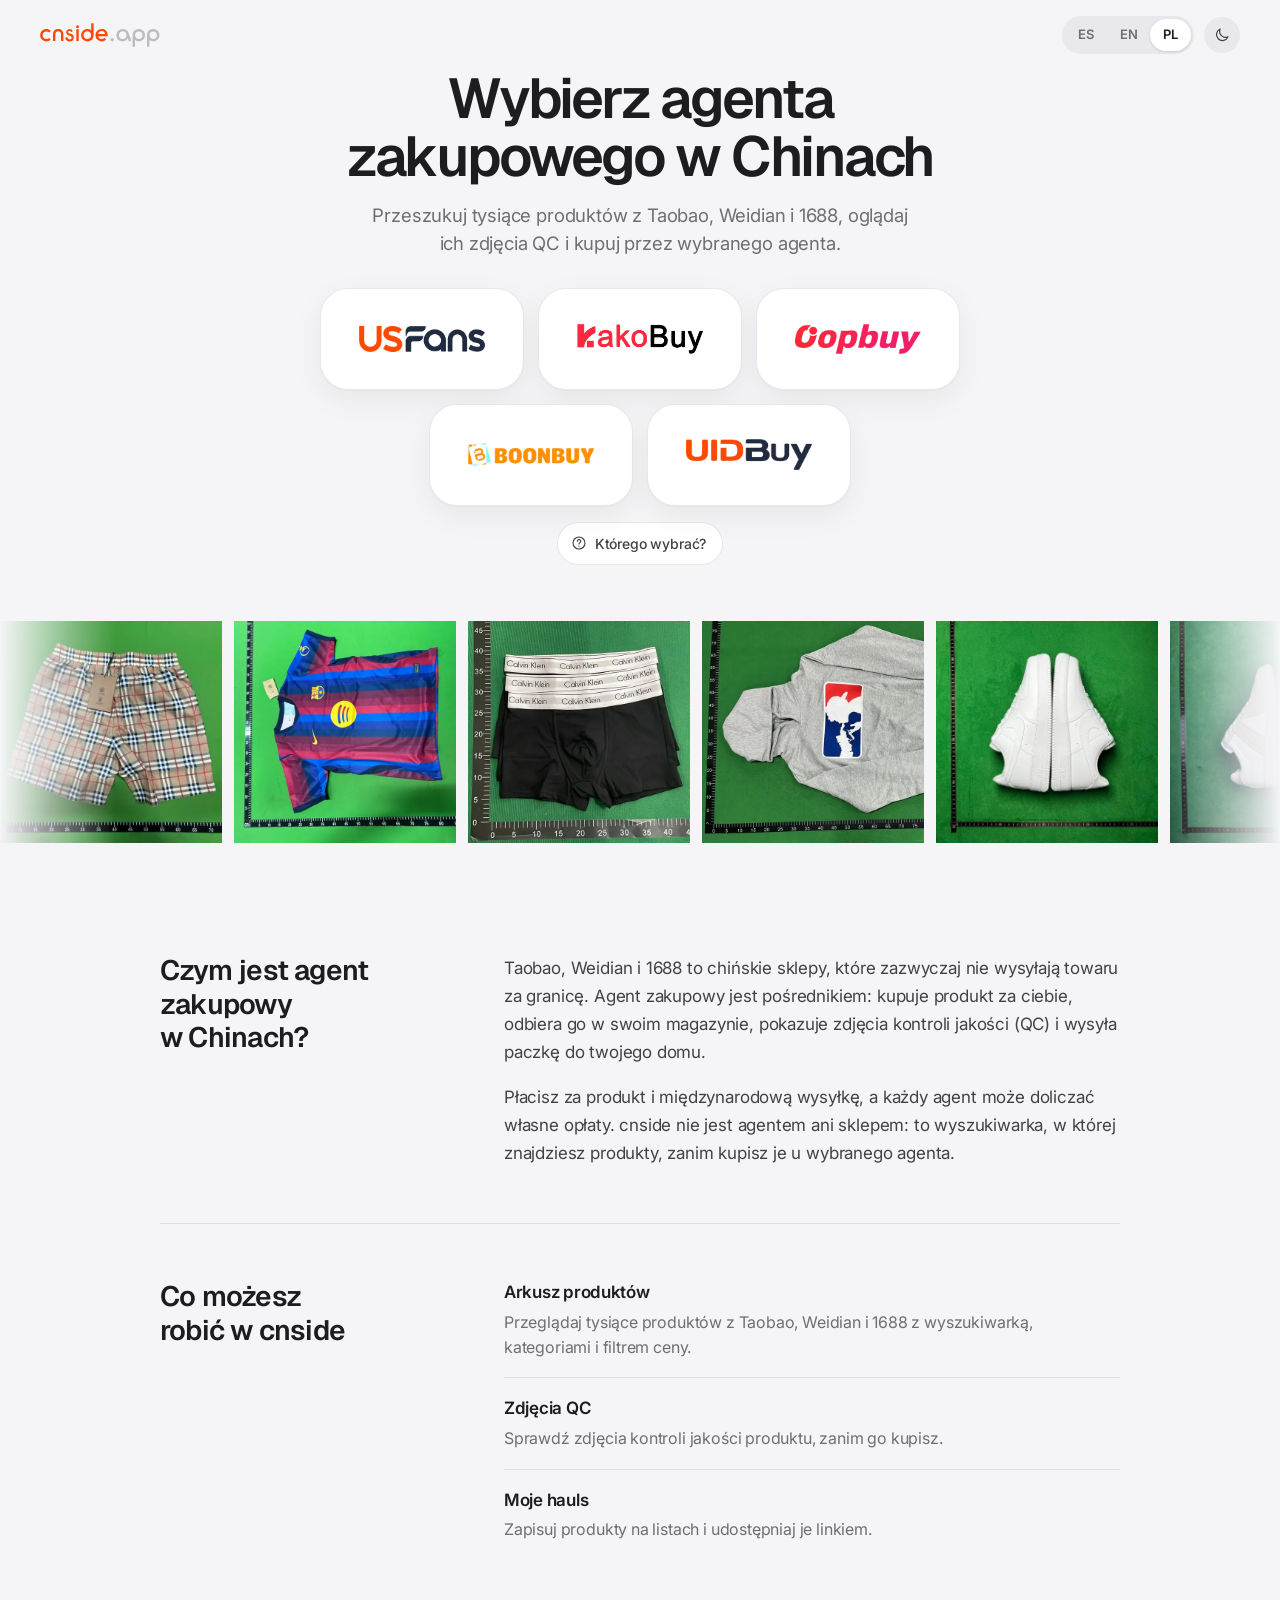
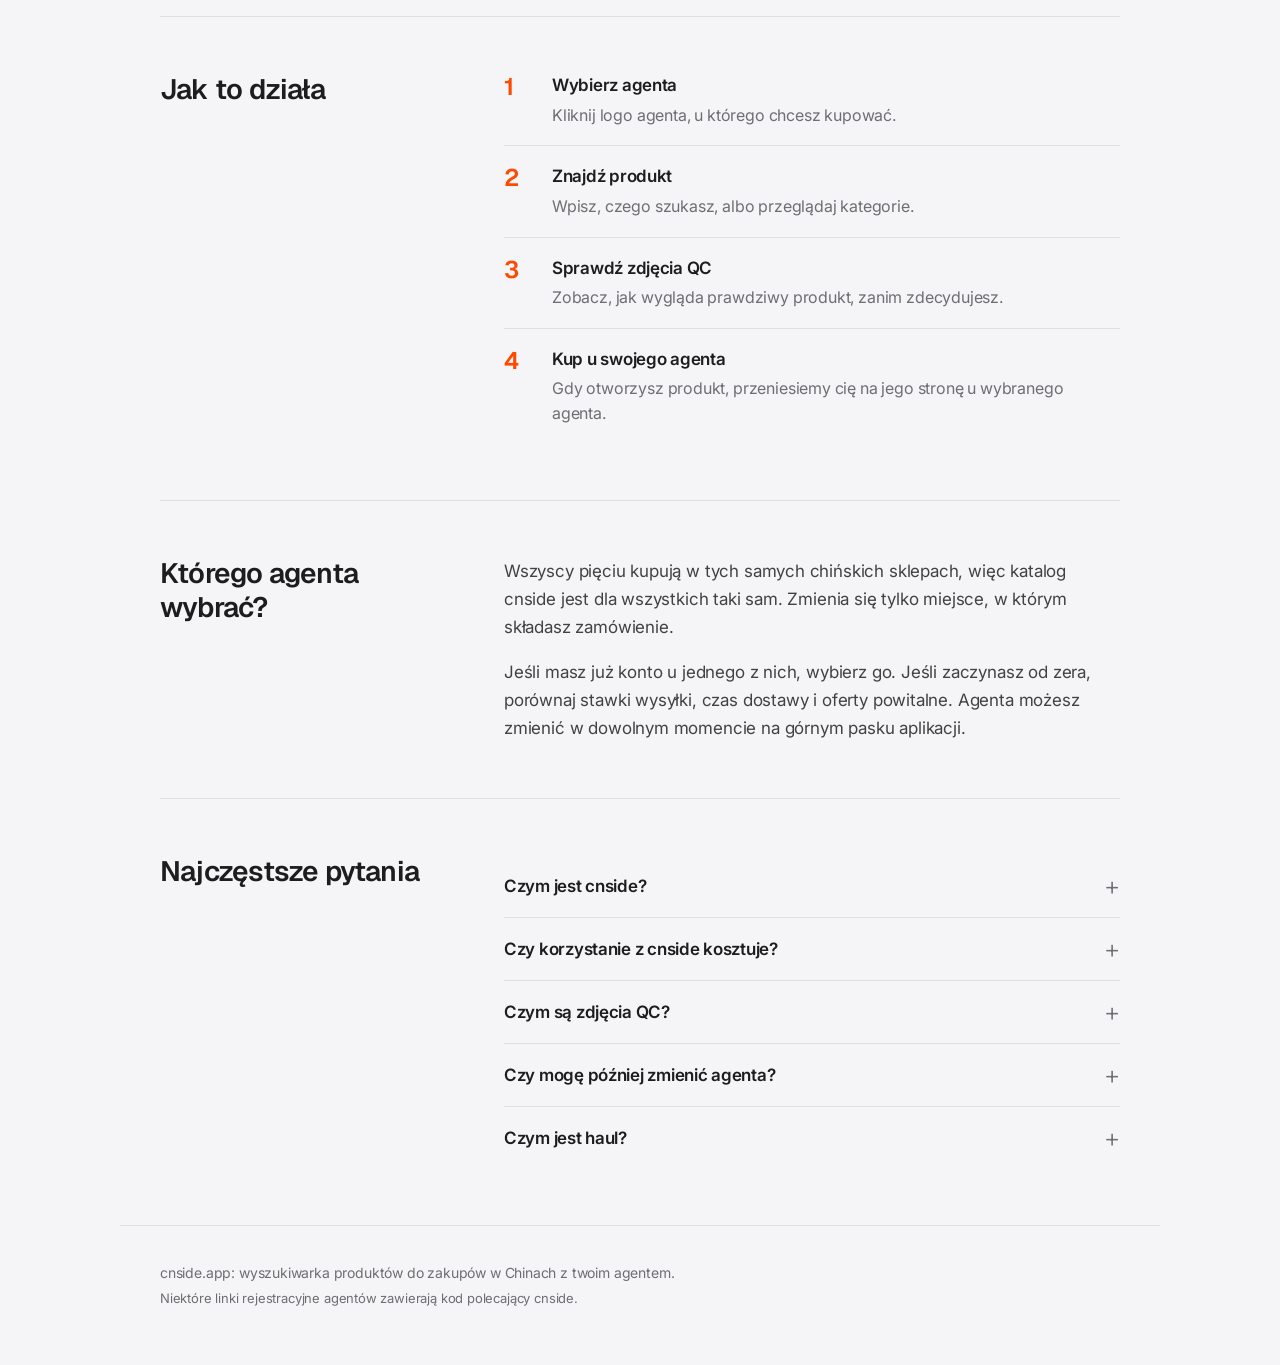
<file: pl/index.html>
<!doctype html>
<html lang="pl">
<head>
  <meta charset="utf-8">
  <meta name="robots" content="noindex, nofollow">
  <meta name="viewport" content="width=device-width, initial-scale=1, viewport-fit=cover">
  <title>Chinaside | Agents, Spreadsheets, QC</title>
  <meta name="description" content="Przeglądaj produkty z Taobao, Weidian i 1688 ze zdjęciami QC i kupuj przez USFans, KakoBuy, OopBuy, BoonBuy lub UIDBuy. Wybierz agenta i zacznij.">
  <link rel="canonical" href="https://cnside.app/pl/">
  <link rel="alternate" hreflang="es" href="https://cnside.app/">
  <link rel="alternate" hreflang="en" href="https://cnside.app/en/">
  <link rel="alternate" hreflang="pl" href="https://cnside.app/pl/">
  <link rel="alternate" hreflang="x-default" href="https://cnside.app/">
  <meta property="og:type" content="website">
  <meta property="og:site_name" content="Chinaside">
  <meta property="og:title" content="Chinaside | Agents, Spreadsheets, QC">
  <meta property="og:description" content="Przeglądaj produkty z Taobao, Weidian i 1688 ze zdjęciami QC i kupuj przez USFans, KakoBuy, OopBuy, BoonBuy lub UIDBuy. Wybierz agenta i zacznij.">
  <meta property="og:url" content="https://cnside.app/pl/">
  <meta property="og:image" content="https://cnside.app/og-image.png">
  <meta property="og:image:width" content="1200">
  <meta property="og:image:height" content="630">
  <meta property="og:locale" content="pl_PL">
  <meta property="og:locale:alternate" content="es_ES">
  <meta property="og:locale:alternate" content="en_GB">
  <meta name="twitter:card" content="summary_large_image">
  <meta name="twitter:title" content="Chinaside | Agents, Spreadsheets, QC">
  <meta name="twitter:description" content="Przeglądaj produkty z Taobao, Weidian i 1688 ze zdjęciami QC i kupuj przez USFans, KakoBuy, OopBuy, BoonBuy lub UIDBuy. Wybierz agenta i zacznij.">
  <meta name="twitter:image" content="https://cnside.app/og-image.png">
  <script type="application/ld+json">{"@context": "https://schema.org", "@type": "WebSite", "name": "Chinaside", "alternateName": "cnside.app", "url": "https://cnside.app/pl/", "inLanguage": "pl", "description": "Przeglądaj produkty z Taobao, Weidian i 1688 ze zdjęciami QC i kupuj przez USFans, KakoBuy, OopBuy, BoonBuy lub UIDBuy. Wybierz agenta i zacznij."}</script>
  <script type="application/ld+json">{"@context": "https://schema.org", "@type": "FAQPage", "mainEntity": [{"@type": "Question", "name": "Czym jest cnside?", "acceptedAnswer": {"@type": "Answer", "text": "To wyszukiwarka produktów z Taobao, Weidian i 1688 ze zdjęciami QC i listami zakupowymi (hauls). Przenosi cię na stronę produktu u wybranego agenta."}}, {"@type": "Question", "name": "Czy korzystanie z cnside kosztuje?", "acceptedAnswer": {"@type": "Answer", "text": "Nie. Płacisz wybranemu agentowi za zakupy i wysyłkę, nigdy cnside."}}, {"@type": "Question", "name": "Czym są zdjęcia QC?", "acceptedAnswer": {"@type": "Answer", "text": "QC to skrót od „quality check”: zdjęcia, które agent robi twojemu produktowi w magazynie przed wysyłką, żebyś mógł sprawdzić, czy wszystko jest w porządku."}}, {"@type": "Question", "name": "Czy mogę później zmienić agenta?", "acceptedAnswer": {"@type": "Answer", "text": "Tak. W aplikacji selektor na górnym pasku od razu zmienia agenta, a linki do produktów przechodzą do nowego."}}, {"@type": "Question", "name": "Czym jest haul?", "acceptedAnswer": {"@type": "Answer", "text": "Haul to lista produktów, które chcesz kupić razem. W cnside możesz je zapisać i udostępnić linkiem."}}]}</script>
  <meta name="theme-color" content="#f5f5f7" id="themeColor">
  <link rel="manifest" href="/manifest.webmanifest">
  <script>
    // Quien ya eligió agente entra directo en la app (el robot de Google no guarda nada, así que siempre ve esta portada).
    // Con ?inicio se ve la portada aunque ya haya elegido. Los enlaces antiguos ?haul= y ?edit= van siempre a la app.
    (function () {
      try {
        var q = location.search, app = '/pl/app/';
        if (/[?&](haul|edit)=/.test(q)) { location.replace(app + q + location.hash); return; }
        if (/[?&]inicio/.test(q) || !localStorage.getItem('agent')) return;
        if (location.pathname.indexOf('/en/') !== 0 && location.pathname.indexOf('/pl/') !== 0) {
          var l = localStorage.getItem('lang');
          if (l === 'en' || l === 'pl') app = '/' + l + '/app/';
        }
        location.replace(app + q + location.hash);
      } catch (e) {}
    })();
    // Mismo tema que la app: claro por defecto, oscuro solo si el usuario lo eligió
    try { if (localStorage.getItem('theme') === 'dark') document.documentElement.dataset.theme = 'dark'; } catch (e) {}
  </script>
  <link rel="icon" href="/favicon.ico?v=2" sizes="48x48">
  <link rel="icon" href="/favicon-32.png?v=2" type="image/png" sizes="32x32">
  <link rel="icon" href="/icon-192.png?v=2" type="image/png" sizes="192x192">
  <link rel="apple-touch-icon" href="/apple-touch-icon.png?v=2">
  <link rel="preconnect" href="https://fonts.googleapis.com">
  <link rel="preconnect" href="https://fonts.gstatic.com" crossorigin>
  <link rel="stylesheet" href="https://fonts.googleapis.com/css2?family=Geist:wght@500;600;700&family=Inter:wght@400;500;600&display=swap">
  <link rel="stylesheet" href="/landing.css?v=8">
  <script src="/landing.js?v=3" defer></script>
  
</head>
<body data-app="/pl/app/">
  <a class="skip" href="#guia">Przejdź do treści</a>
  <section class="hero">
    <header class="bar">
      <a class="brand" href="/pl/" aria-label="cnside.app"><svg class="logo" viewBox="-3.0 -3.0 1859.5 373.1" role="img" aria-label="cnside.app" xmlns="http://www.w3.org/2000/svg"><path class="logo-name" d="M165.16 255.01 139.38 229.24C126.88 240.95 113.21 246.42 96.42 246.42C62.05 246.42 37.84 222.99 37.84 186.67C37.84 152.69 62.83 127.3 96.42 127.3C112.82 127.3 126.1 132.77 138.99 144.88L165.16 118.32C143.68 99.18 121.42 89.81 96.42 89.81C70.65 89.81 46.43 99.96 28.08 118.32C9.72 136.68 -0.04 160.89 -0.04 186.67C-0.04 212.44 9.72 236.66 28.08 255.01C46.43 273.37 70.25 283.52 96.42 283.52C121.81 283.52 143.68 274.15 165.16 255.01ZM236.24 278.45V178.07C236.24 144.49 251.47 126.91 279.59 126.91C308.1 126.91 323.72 144.49 323.72 178.07V278.45H361.21V177.68C361.21 119.1 333.88 89.81 279.98 89.81C226.47 89.81 198.75 119.49 198.75 177.68V278.45ZM386.6 229.63C397.93 264.78 422.53 283.52 456.12 283.52C496.34 283.52 522.51 257.75 522.51 221.03C522.51 201.9 515.87 187.84 501.81 176.12C492.44 168.7 477.99 164.8 460.02 158.55C444.01 153.08 435.81 148 435.81 135.9C435.81 125.35 444.01 116.76 454.95 116.76C466.27 116.76 472.52 123.01 480.33 137.07L506.5 123.4C495.56 101.14 479.55 89.81 457.29 89.81C426.04 89.81 404.95 110.9 404.95 139.02C404.95 165.19 421.36 180.42 453.77 192.13C476.82 200.34 488.53 207.37 488.53 224.94C488.53 240.95 476.82 251.89 458.46 251.89C439.32 251.89 427.61 239.78 417.84 214.01ZM561.96 278.45H599.06V95.28H561.96ZM557.66 55.44C557.66 68.33 567.42 78.48 580.31 78.48C593.2 78.48 603.35 68.33 603.35 55.44C603.35 42.55 593.2 32.4 580.31 32.4C567.42 32.4 557.66 42.55 557.66 55.44ZM793.16 115.2C774.8 98.79 754.11 91.37 729.89 91.37C704.51 91.37 683.42 99.96 665.45 117.93C647.1 136.29 636.94 160.5 636.94 186.28C636.94 212.05 647.1 236.66 665.45 255.01C683.81 273.37 708.02 283.13 733.8 283.13C770.12 283.13 799.8 267.9 814.25 243.3C826.75 221.82 830.65 193.31 830.65 155.03V-0.02H793.16ZM791.21 188.62C791.21 222.21 766.6 246.03 732.23 246.03C697.09 246.03 673.65 221.82 673.65 186.67C673.65 151.91 698.65 126.91 732.23 126.91C765.82 126.91 791.21 152.3 791.21 188.62ZM899.78 169.48C906.42 139.8 930.24 121.44 956.8 121.44C985.31 121.44 1004.84 138.63 1009.91 169.48ZM1025.54 255.01 999.76 229.24C987.26 240.95 973.59 246.42 956.8 246.42C927.12 246.42 906.42 229.24 901.73 202.29H1049.75C1049.75 199.16 1050.14 196.43 1050.14 193.31C1050.14 128.87 1013.43 89.81 958.75 89.81C902.51 89.81 860.33 133.16 860.33 186.67C860.33 212.44 870.1 236.66 888.45 255.01C906.81 273.37 930.63 283.52 956.8 283.52C982.19 283.52 1004.06 274.15 1025.54 255.01Z"/><path class="logo-ext" d="M1092.71 257.36C1092.71 272.2 1104.43 283.91 1118.88 283.91C1133.33 283.91 1145.44 272.2 1145.44 257.36C1145.44 242.91 1133.33 230.8 1118.88 230.8C1104.43 230.8 1092.71 242.91 1092.71 257.36ZM1283.69 126.13C1316.5 126.13 1341.88 151.91 1341.88 187.06C1341.88 222.6 1317.67 246.42 1281.74 246.42C1247.37 246.42 1223.15 222.6 1223.15 189.01C1223.15 151.52 1250.1 126.13 1283.69 126.13ZM1363.75 235.88 1378.2 278.84H1417.26L1381.72 172.61C1374.69 151.13 1368.05 131.99 1352.43 116.37C1334.46 98.79 1312.2 89.81 1284.86 89.81C1227.06 89.81 1184.88 132.77 1184.88 186.67C1184.88 242.91 1224.72 283.52 1281.74 283.52C1318.06 283.52 1346.57 267.12 1363.75 235.88ZM1474.28 184.32C1474.28 150.74 1498.49 127.3 1532.86 127.3C1568.01 127.3 1591.44 151.52 1591.44 186.67C1591.44 221.43 1566.45 246.42 1532.86 246.42C1499.27 246.42 1474.28 220.64 1474.28 184.32ZM1473.5 257.75C1491.85 274.15 1512.16 281.96 1536.37 281.96C1561.76 281.96 1583.24 272.98 1601.21 255.01C1619.56 236.66 1629.33 212.44 1629.33 186.67C1629.33 160.89 1619.56 136.68 1601.21 118.32C1582.85 99.96 1558.25 89.81 1532.47 89.81C1496.15 89.81 1466.86 105.43 1452.41 130.04C1439.91 151.52 1436 180.03 1436 218.3V367.1H1473.5ZM1698.45 184.32C1698.45 150.74 1722.67 127.3 1757.03 127.3C1792.18 127.3 1815.62 151.52 1815.62 186.67C1815.62 221.43 1790.62 246.42 1757.03 246.42C1723.45 246.42 1698.45 220.64 1698.45 184.32ZM1697.67 257.75C1716.03 274.15 1736.34 281.96 1760.55 281.96C1785.94 281.96 1807.42 272.98 1825.38 255.01C1843.74 236.66 1853.5 212.44 1853.5 186.67C1853.5 160.89 1843.74 136.68 1825.38 118.32C1807.02 99.96 1782.42 89.81 1756.64 89.81C1720.32 89.81 1691.03 105.43 1676.58 130.04C1664.08 151.52 1660.18 180.03 1660.18 218.3V367.1H1697.67Z"/></svg></a>
      <div class="bar-end">
        <nav class="langs" aria-label="Język"><a href="/" hreflang="es" lang="es">ES</a><a href="/en/" hreflang="en" lang="en">EN</a><a href="/pl/" hreflang="pl" lang="pl" aria-current="page">PL</a></nav>
        <button class="theme" id="themeToggle" type="button" aria-label="Przełącz jasny lub ciemny motyw"><svg class="ico-moon" viewBox="0 0 24 24" width="18" height="18" aria-hidden="true"><path d="M20 14.5A8 8 0 0 1 9.5 4a8 8 0 1 0 10.5 10.5z" fill="none" stroke="currentColor" stroke-width="1.6" stroke-linejoin="round"/></svg><svg class="ico-sun" viewBox="0 0 24 24" width="18" height="18" aria-hidden="true"><circle cx="12" cy="12" r="4" fill="none" stroke="currentColor" stroke-width="1.6"/><path d="M12 2.5v2.2M12 19.3v2.2M4.6 4.6l1.6 1.6M17.8 17.8l1.6 1.6M2.5 12h2.2M19.3 12h2.2M4.6 19.4l1.6-1.6M17.8 6.2l1.6-1.6" stroke="currentColor" stroke-width="1.6" stroke-linecap="round"/></svg></button>
      </div>
    </header>
    <main class="pick">
      <h1>Wybierz agenta zakupowego w Chinach</h1>
      <p class="sub">Przeszukuj tysiące produktów z Taobao, Weidian i 1688, oglądaj ich zdjęcia QC i kupuj przez wybranego agenta.</p>
      <ul class="agents" aria-label="Agenci zakupowi">
        <li><a class="agent" href="/pl/app/?agent=usfans" data-agent="usfans" aria-label="Wejdź do cnside z USFans"><img src="/agents/wordmark-usfans.webp" alt="USFans" width="360" height="80" decoding="async"></a></li>
        <li><a class="agent" href="/pl/app/?agent=kakobuy" data-agent="kakobuy" aria-label="Wejdź do cnside z KakoBuy"><img src="/agents/wordmark-kakobuy.webp" alt="KakoBuy" width="360" height="80" decoding="async"></a></li>
        <li><a class="agent" href="/pl/app/?agent=oopbuy" data-agent="oopbuy" aria-label="Wejdź do cnside z OopBuy"><img src="/agents/wordmark-oopbuy.webp" alt="OopBuy" width="360" height="80" decoding="async"></a></li>
        <li><a class="agent" href="/pl/app/?agent=boonbuy" data-agent="boonbuy" aria-label="Wejdź do cnside z BoonBuy"><img src="/agents/wordmark-boonbuy.webp" alt="BoonBuy" width="360" height="80" decoding="async"></a></li>
        <li><a class="agent" href="/pl/app/?agent=uidbuy" data-agent="uidbuy" aria-label="Wejdź do cnside z UIDBuy"><img src="/agents/wordmark-uidbuy.webp" alt="UIDBuy" width="360" height="80" decoding="async"></a></li>
      </ul>
      <a class="help" href="#guia"><svg viewBox="0 0 24 24" width="16" height="16" aria-hidden="true"><circle cx="12" cy="12" r="9" fill="none" stroke="currentColor" stroke-width="1.7"/><path d="M9.6 9.5a2.5 2.5 0 1 1 3.6 2.2c-.8.4-1.2.9-1.2 1.8" fill="none" stroke="currentColor" stroke-width="1.7" stroke-linecap="round"/><circle cx="12" cy="16.8" r="1" fill="currentColor"/></svg><span>Którego wybrać?</span></a>
    </main>
    <div class="reel" aria-hidden="true"><div class="reel-track"><div class="reel-set"><img src="/qc/qc-001.webp" alt="" width="600" height="600" decoding="async"><img src="/qc/qc-004.webp" alt="" width="600" height="600" decoding="async"><img src="/qc/qc-003.webp" alt="" width="600" height="600" decoding="async"><img src="/qc/qc-006.webp" alt="" width="600" height="600" decoding="async"><img src="/qc/qc-002.webp" alt="" width="600" height="600" decoding="async"><img src="/qc/qc-007.webp" alt="" width="600" height="600" decoding="async"><img src="/qc/qc-005.webp" alt="" width="600" height="600" decoding="async"><img src="/qc/qc-010.webp" alt="" width="600" height="600" decoding="async"><img src="/qc/qc-011.webp" alt="" width="600" height="600" decoding="async"><img src="/qc/qc-009.webp" alt="" width="600" height="600" decoding="async"><img src="/qc/qc-008.webp" alt="" width="600" height="600" decoding="async"></div><div class="reel-set"><img src="/qc/qc-001.webp" alt="" width="600" height="600" decoding="async"><img src="/qc/qc-004.webp" alt="" width="600" height="600" decoding="async"><img src="/qc/qc-003.webp" alt="" width="600" height="600" decoding="async"><img src="/qc/qc-006.webp" alt="" width="600" height="600" decoding="async"><img src="/qc/qc-002.webp" alt="" width="600" height="600" decoding="async"><img src="/qc/qc-007.webp" alt="" width="600" height="600" decoding="async"><img src="/qc/qc-005.webp" alt="" width="600" height="600" decoding="async"><img src="/qc/qc-010.webp" alt="" width="600" height="600" decoding="async"><img src="/qc/qc-011.webp" alt="" width="600" height="600" decoding="async"><img src="/qc/qc-009.webp" alt="" width="600" height="600" decoding="async"><img src="/qc/qc-008.webp" alt="" width="600" height="600" decoding="async"></div></div></div>
  </section>

  <div class="guide" id="guia">
    <section class="block">
      <h2>Czym jest agent zakupowy w Chinach?</h2>
      <div class="prose"><p>Taobao, Weidian i 1688 to chińskie sklepy, które zazwyczaj nie wysyłają towaru za granicę. Agent zakupowy jest pośrednikiem: kupuje produkt za ciebie, odbiera go w swoim magazynie, pokazuje zdjęcia kontroli jakości (QC) i wysyła paczkę do twojego domu.</p><p>Płacisz za produkt i międzynarodową wysyłkę, a każdy agent może doliczać własne opłaty. cnside nie jest agentem ani sklepem: to wyszukiwarka, w której znajdziesz produkty, zanim kupisz je u wybranego agenta.</p></div>
    </section>
    <section class="block">
      <h2>Co możesz robić w cnside</h2>
      <dl class="find"><div><dt>Arkusz produktów</dt><dd>Przeglądaj tysiące produktów z Taobao, Weidian i 1688 z wyszukiwarką, kategoriami i filtrem ceny.</dd></div><div><dt>Zdjęcia QC</dt><dd>Sprawdź zdjęcia kontroli jakości produktu, zanim go kupisz.</dd></div><div><dt>Moje hauls</dt><dd>Zapisuj produkty na listach i udostępniaj je linkiem.</dd></div></dl>
    </section>
    <section class="block">
      <h2>Jak to działa</h2>
      <ol class="steps"><li><b>Wybierz agenta</b><span>Kliknij logo agenta, u którego chcesz kupować.</span></li><li><b>Znajdź produkt</b><span>Wpisz, czego szukasz, albo przeglądaj kategorie.</span></li><li><b>Sprawdź zdjęcia QC</b><span>Zobacz, jak wygląda prawdziwy produkt, zanim zdecydujesz.</span></li><li><b>Kup u swojego agenta</b><span>Gdy otworzysz produkt, przeniesiemy cię na jego stronę u wybranego agenta.</span></li></ol>
    </section>
    <section class="block">
      <h2>Którego agenta wybrać?</h2>
      <div class="prose"><p>Wszyscy pięciu kupują w tych samych chińskich sklepach, więc katalog cnside jest dla wszystkich taki sam. Zmienia się tylko miejsce, w którym składasz zamówienie.</p><p>Jeśli masz już konto u jednego z nich, wybierz go. Jeśli zaczynasz od zera, porównaj stawki wysyłki, czas dostawy i oferty powitalne. Agenta możesz zmienić w dowolnym momencie na górnym pasku aplikacji.</p></div>
    </section>
    <section class="block">
      <h2>Najczęstsze pytania</h2>
      <div class="faq"><details><summary>Czym jest cnside?</summary><p>To wyszukiwarka produktów z Taobao, Weidian i 1688 ze zdjęciami QC i listami zakupowymi (hauls). Przenosi cię na stronę produktu u wybranego agenta.</p></details><details><summary>Czy korzystanie z cnside kosztuje?</summary><p>Nie. Płacisz wybranemu agentowi za zakupy i wysyłkę, nigdy cnside.</p></details><details><summary>Czym są zdjęcia QC?</summary><p>QC to skrót od „quality check”: zdjęcia, które agent robi twojemu produktowi w magazynie przed wysyłką, żebyś mógł sprawdzić, czy wszystko jest w porządku.</p></details><details><summary>Czy mogę później zmienić agenta?</summary><p>Tak. W aplikacji selektor na górnym pasku od razu zmienia agenta, a linki do produktów przechodzą do nowego.</p></details><details><summary>Czym jest haul?</summary><p>Haul to lista produktów, które chcesz kupić razem. W cnside możesz je zapisać i udostępnić linkiem.</p></details></div>
    </section>
  </div>

  <footer class="foot">
    <p>cnside.app: wyszukiwarka produktów do zakupów w Chinach z twoim agentem.</p>
    <p class="note">Niektóre linki rejestracyjne agentów zawierają kod polecający cnside.</p>
  </footer>
</body>
</html>
</file>
<file: landing.css>
/* ============================================================
   Portada de cnside: selector de agente + guía.
   Mismos colores y tipografías que la app (styles.css), pero independiente de ella.
   ============================================================ */
:root {
  --canvas: #f5f5f7;
  --surface: #ffffff;
  --card: #ffffff;                 /* las tarjetas de agente son siempre blancas: así se ve bien cada logo */
  --fill: #e8e8ed;
  --hairline: rgba(0, 0, 0, .09);
  --ink: #1d1d1f;
  --ink-2: #424245;
  --muted: #6e6e73;
  --accent: #ff4800;
  --card-shadow: 0 1px 2px rgba(0, 0, 0, .04), 0 10px 30px rgba(0, 0, 0, .06);
  --card-shadow-hover: 0 2px 4px rgba(0, 0, 0, .05), 0 20px 44px rgba(0, 0, 0, .13);
  --ease: cubic-bezier(.32, .72, 0, 1);
  --space: clamp(32px, 6vh, 56px);   /* distancia entre botones y fotos = entre fotos y texto de abajo */
  --gutter: clamp(20px, 4vw, 40px);
  --head: "Geist", "Inter", system-ui, sans-serif;
  --body: "Inter", -apple-system, BlinkMacSystemFont, system-ui, sans-serif;
  color-scheme: light;
}
:root[data-theme="dark"] {
  --canvas: #000000;
  --surface: #1c1c1e;
  --fill: #2c2c2e;
  --hairline: rgba(255, 255, 255, .12);
  --ink: #f5f5f7;
  --ink-2: #d2d2d7;
  --muted: #98989d;
  --card-shadow: 0 0 0 1px rgba(255, 255, 255, .06);
  --card-shadow-hover: 0 0 0 1px rgba(255, 255, 255, .2), 0 18px 44px rgba(0, 0, 0, .6);
  color-scheme: dark;
}

* { box-sizing: border-box; }
html { scroll-behavior: smooth; -webkit-text-size-adjust: 100%; }
body {
  margin: 0;
  background: var(--canvas);
  color: var(--ink);
  font: 400 16px/1.5 var(--body);
  letter-spacing: -.011em;
  -webkit-font-smoothing: antialiased;
}
a { color: inherit; }
img { display: block; }
:focus-visible { outline: 3px solid var(--accent); outline-offset: 3px; }

.skip { position: absolute; left: -9999px; top: 12px; z-index: 10; padding: 10px 16px; border-radius: 10px; background: var(--ink); color: var(--canvas); font-weight: 500; text-decoration: none; }
.skip:focus { left: 16px; }

/* ---------- Primera pantalla ---------- */
.hero { position: relative; min-height: 100vh; min-height: 100svh; display: grid; grid-template-rows: auto auto 1fr; }   /* la primera pantalla acaba justo después de las fotos: el texto solo se ve al bajar */

.bar { display: flex; align-items: center; justify-content: space-between; gap: 16px; padding: 16px var(--gutter); }
.brand { display: block; line-height: 0; }
.logo { display: block; height: 24px; width: auto; overflow: visible; }
.logo .logo-name { fill: var(--accent); }
.logo .logo-ext { fill: #bdbdbd; }
.bar-end { display: flex; align-items: center; gap: 10px; }

.langs { display: inline-flex; padding: 3px; border-radius: 980px; background: var(--fill); }
.langs a { padding: 6px 13px; border-radius: 980px; color: var(--muted); font-size: 13px; font-weight: 600; text-decoration: none; transition: color .2s, background .2s; }
.langs a:hover { color: var(--ink); }
.langs a[aria-current="page"] { background: var(--surface); color: var(--ink); box-shadow: 0 1px 3px rgba(0, 0, 0, .12); }

.theme { display: grid; place-items: center; width: 36px; height: 36px; padding: 0; border: 0; border-radius: 50%; background: var(--fill); color: var(--ink-2); cursor: pointer; transition: background .2s; }
.theme:hover { background: var(--hairline); }
.theme .ico-sun { display: none; }
:root[data-theme="dark"] .theme .ico-moon { display: none; }
:root[data-theme="dark"] .theme .ico-sun { display: block; }

.pick { display: flex; flex-direction: column; align-items: center; justify-content: center; padding: 0 var(--gutter); text-align: center; }
.pick h1 {
  margin: 0;
  max-width: 14em;
  font: 600 clamp(2.1rem, 1rem + 3.9vw, 3.5rem)/1.04 var(--head);
  letter-spacing: -.04em;
  text-wrap: balance;
}
.sub { margin: 16px 0 0; max-width: 46ch; color: var(--muted); font-size: clamp(16px, 1rem + .2vw, 19px); line-height: 1.5; text-wrap: pretty; }

.agents { display: grid; grid-template-columns: repeat(6, 1fr); gap: 14px; width: min(640px, 100%); margin: clamp(18px, 3.4vh, 30px) 0 0; padding: 0; list-style: none; }
.agents li { grid-column: span 2; }
.agents li:nth-child(4) { grid-column: 2 / 4; }
.agents li:nth-child(5) { grid-column: 4 / 6; }

.agent {
  position: relative;
  display: flex; align-items: center; justify-content: center;
  aspect-ratio: 2;
  border-radius: 28px;
  background: var(--card);
  border: 1px solid var(--hairline);
  box-shadow: var(--card-shadow);
  text-decoration: none;
  -webkit-tap-highlight-color: transparent;
  transition: transform .35s var(--ease), box-shadow .35s var(--ease), opacity .25s, border-color .25s;
}
.agent img { width: 62%; max-width: 170px; height: auto; transition: transform .35s var(--ease); }
.agent:hover { transform: translateY(-4px); box-shadow: var(--card-shadow-hover); }
.agent:hover img { transform: scale(1.04); }
.agent:active { transform: translateY(-1px) scale(.985); }

/* Al elegir: la tarjeta se queda y las demás se apartan un instante antes de entrar en la app */
.agents.leaving .agent { pointer-events: none; }
.agents.leaving .agent:not(.picked) { opacity: 0; transform: scale(.95); }
.agents.leaving .agent.picked { transform: scale(1.05); box-shadow: var(--card-shadow-hover); }

/* Único movimiento de la página: las tarjetas suben al cargar, una detrás de otra */
@media (prefers-reduced-motion: no-preference) {
  .agents li { animation: rise .7s var(--ease) both; }
  .agents li:nth-child(1) { animation-delay: .10s; }
  .agents li:nth-child(2) { animation-delay: .16s; }
  .agents li:nth-child(3) { animation-delay: .22s; }
  .agents li:nth-child(4) { animation-delay: .28s; }
  .agents li:nth-child(5) { animation-delay: .34s; }
}
@keyframes rise { from { opacity: 0; transform: translateY(18px); } }

.help { margin-top: 16px; display: inline-flex; align-items: center; gap: 8px; padding: 10px 16px 10px 13px; border: 1px solid var(--hairline); border-radius: 980px; background: var(--surface); color: var(--ink-2); font-size: 14px; font-weight: 500; text-decoration: none; transition: color .2s, border-color .2s, transform .25s var(--ease); }
.help:hover { color: var(--accent); border-color: var(--accent); transform: translateY(-2px); }

/* Carrusel de fotos QC: solo decoración, avanza despacio y sin parar. Todas las fotos son cuadradas y del mismo tamaño */
.reel { --tile: clamp(130px, calc(100vh - 570px - 2 * var(--space)), 300px); /* lo que sobra de la pantalla, para que todo quepa en la primera vista */ --gap: 12px; align-self: center; margin: var(--space) 0; overflow: hidden; padding: 0; -webkit-mask-image: linear-gradient(90deg, transparent, #000 9%, #000 91%, transparent); mask-image: linear-gradient(90deg, transparent, #000 9%, #000 91%, transparent); }
.reel-track { display: flex; width: max-content; animation: reel 80s linear infinite; }
.reel-set { display: flex; gap: var(--gap); padding-right: var(--gap); }
.reel img { flex: none; width: var(--tile); height: var(--tile); object-fit: cover; background: var(--fill); }
@keyframes reel { to { transform: translateX(-50%); } }

/* ---------- Guía y texto ---------- */
.guide { max-width: 1040px; margin: 0 auto; padding: 0 var(--gutter); }
.guide .block:first-child { padding-top: var(--space); border-top: 0; }
.block { display: grid; grid-template-columns: minmax(0, 280px) minmax(0, 1fr); gap: 20px 64px; padding: 56px 0; border-top: 1px solid var(--hairline); }
.block h2 { align-self: start; position: sticky; top: 28px; margin: 0; font: 600 clamp(1.4rem, 1rem + 1.2vw, 1.75rem)/1.2 var(--head); letter-spacing: -.028em; text-wrap: balance; }
.prose p { margin: 0 0 1em; max-width: 62ch; color: var(--ink-2); font-size: 17px; line-height: 1.65; text-wrap: pretty; }
.prose p:last-child { margin-bottom: 0; }

.find { display: grid; margin: 0; }
.find div { padding: 18px 0; border-top: 1px solid var(--hairline); }
.find div:first-child { padding-top: 0; border-top: 0; }
.find dt { font-size: 17px; font-weight: 600; letter-spacing: -.016em; }
.find dd { margin: 4px 0 0; max-width: 56ch; color: var(--muted); font-size: 16px; line-height: 1.55; }

.steps { margin: 0; padding: 0; list-style: none; counter-reset: paso; }
.steps li { counter-increment: paso; display: grid; grid-template-columns: 48px 1fr; padding: 18px 0; border-top: 1px solid var(--hairline); }
.steps li:first-child { padding-top: 0; border-top: 0; }
.steps li::before { content: counter(paso); grid-row: 1 / 3; color: var(--accent); font: 600 24px/1.2 var(--head); }
.steps b { font-size: 17px; font-weight: 600; letter-spacing: -.016em; }
.steps span { grid-column: 2; margin-top: 4px; max-width: 52ch; color: var(--muted); font-size: 16px; line-height: 1.55; }

.faq details { border-top: 1px solid var(--hairline); }
.faq details:first-child { border-top: 0; }
.faq summary { display: flex; align-items: center; justify-content: space-between; gap: 20px; padding: 18px 0; font-size: 17px; font-weight: 600; letter-spacing: -.016em; cursor: pointer; list-style: none; }
.faq summary::-webkit-details-marker { display: none; }
.faq summary::after { content: "+"; flex: none; color: var(--muted); font: 300 26px/1 var(--body); transition: transform .3s var(--ease); }
.faq details[open] summary::after { transform: rotate(45deg); }
.faq details p { margin: 0 0 20px; max-width: 58ch; color: var(--ink-2); font-size: 16px; line-height: 1.65; }

.foot { max-width: 1040px; margin: 0 auto; padding: 36px var(--gutter) 56px; border-top: 1px solid var(--hairline); color: var(--muted); font-size: 14px; }
.foot p { margin: 0; }
.foot .note { margin-top: 6px; font-size: 13px; }

/* ---------- Móvil ---------- */
@media (max-width: 720px) {
  .block { grid-template-columns: minmax(0, 1fr); gap: 16px; padding: 40px 0; }
  .block h2 { position: static; }
}
@media (max-width: 640px) {
  .bar { padding-top: 16px; padding-bottom: 8px; }
  .logo { height: 21px; }
  .pick { justify-content: flex-start; padding-top: clamp(16px, 4vh, 40px); }
  .agents { grid-template-columns: repeat(2, 1fr); gap: 12px; margin-top: 24px; }
  .agents li, .agents li:nth-child(4), .agents li:nth-child(5) { grid-column: auto; }
  .agents li:nth-child(5) { grid-column: 1 / -1; justify-self: center; width: calc(50% - 6px); }
  .agent { aspect-ratio: 2; border-radius: 22px; }
  :root { --space: 28px; }
  .reel { --tile: 150px; --gap: 10px; }
  .agent img { width: 70%; }
}
@media (prefers-reduced-motion: reduce) {
  .reel-track { animation: none; }
  html { scroll-behavior: auto; }
  * { transition-duration: .01ms !important; }
}
</file>
